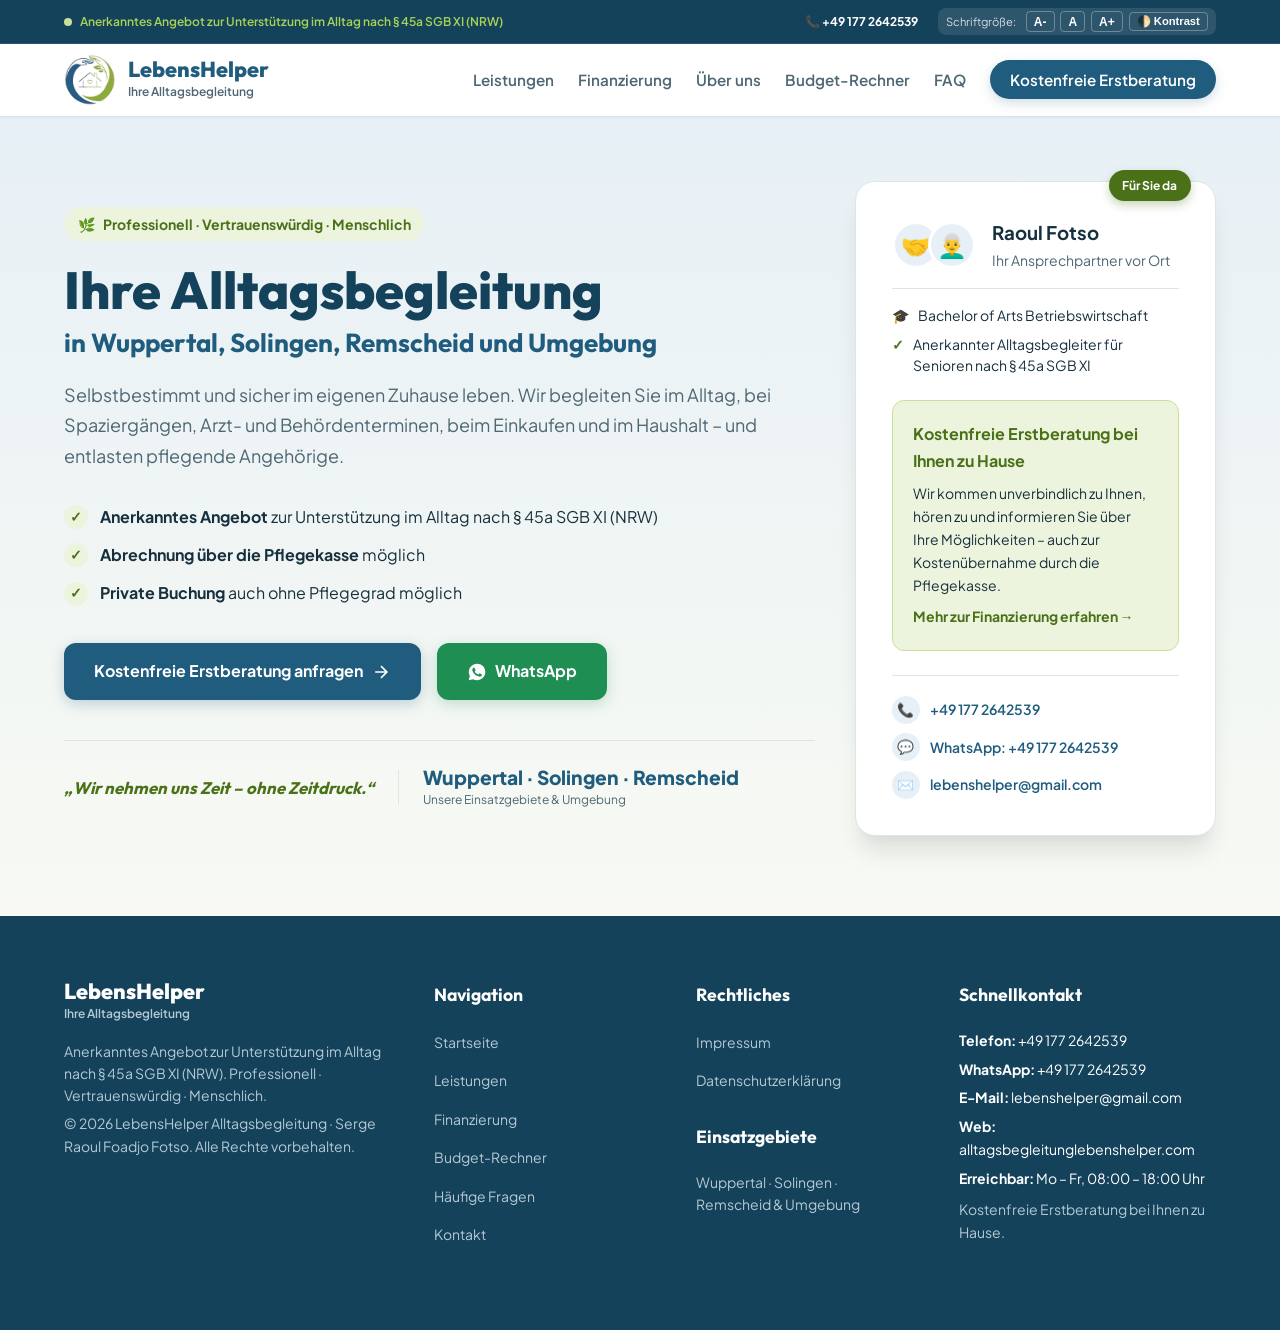
<file: index.html>
<!DOCTYPE html>
<html lang="de">
<head>
  <meta charset="UTF-8">
  <meta name="viewport" content="width=device-width, initial-scale=1.0">
  <meta name="description" content="Alltagsbegleitung LebensHelper – professionell, vertrauenswürdig, menschlich. Anerkanntes Angebot zur Unterstützung im Alltag nach § 45a SGB XI (NRW) in Wuppertal, Solingen, Remscheid & Umgebung. Abrechnung über die Pflegekasse möglich.">
  <meta name="keywords" content="Alltagsbegleitung Wuppertal, Alltagsbegleiter Solingen, Seniorenbetreuung Remscheid, § 45a SGB XI NRW, Entlastungsbetrag, Pflegekasse">
  <meta name="author" content="Serge Raoul Foadjo Fotso – LebensHelper Alltagsbegleitung">
  <title>LebensHelper | Ihre Alltagsbegleitung in Wuppertal, Solingen & Remscheid</title>
  <link rel="canonical" href="https://alltagsbegleitunglebenshelper.com/">

  <!-- Open Graph -->
  <meta property="og:title" content="LebensHelper | Ihre Alltagsbegleitung">
  <meta property="og:description" content="Professionell, vertrauenswürdig, menschlich. Unterstützung im Alltag in Wuppertal, Solingen, Remscheid & Umgebung. Kostenfreie Erstberatung bei Ihnen zu Hause.">
  <meta property="og:type" content="website">
  <meta property="og:locale" content="de_DE">
  <meta property="og:url" content="https://alltagsbegleitunglebenshelper.com">
  <meta property="og:image" content="https://alltagsbegleitunglebenshelper.com/logo.png">

  <link rel="icon" type="image/png" href="favicon.png">
  <link rel="apple-touch-icon" href="logo.png">

  <!-- Schriften lokal gehostet – keine Verbindung zu Google, keine
       Übertragung von Besucher-IP-Adressen an Dritte. -->
  <link rel="stylesheet" href="fonts.css">
  <link rel="stylesheet" href="style.css">
</head>
<body>

  <!-- Top Announcement / Info Bar -->
  <div class="top-bar">
    <div class="container top-bar-content">
      <div class="top-bar-badge">
        <span class="badge-dot"></span> Anerkanntes Angebot zur Unterstützung im Alltag nach § 45a SGB XI (NRW)
      </div>
      <div class="top-bar-actions">
        <a href="tel:+491772642539" class="phone-link">📞 <strong>+49 177 2642539</strong></a>
        <div class="a11y-controls" aria-label="Bedienungshilfen">
          <span class="a11y-label">Schriftgröße:</span>
          <button id="font-decrease-btn" class="a11y-btn" title="Schrift verkleinern" aria-label="Schrift verkleinern">A-</button>
          <button id="font-reset-btn" class="a11y-btn" title="Standardgröße" aria-label="Standardschriftgröße">A</button>
          <button id="font-increase-btn" class="a11y-btn" title="Schrift vergrößern" aria-label="Schrift vergrößern">A+</button>
          <button id="contrast-toggle-btn" class="a11y-btn contrast-btn" title="Kontrast umschalten" aria-label="Kontrastmodus umschalten">🌓 Kontrast</button>
        </div>
      </div>
    </div>
  </div>

  <!-- Header / Navigation -->
  <header class="site-header" id="main-header">
    <div class="container header-container">
      <a href="#hero" class="brand-logo" id="nav-brand-logo">
        <!-- Original-Logo. alt bleibt leer, weil der Markenname direkt
             daneben steht – sonst würde er doppelt vorgelesen. -->
        <img src="logo.png" class="logo-icon" width="104" height="104" alt="" aria-hidden="true">
        <div class="logo-text">
          <span class="logo-title">LebensHelper</span>
          <span class="logo-sub">Ihre Alltagsbegleitung</span>
        </div>
      </a>

      <nav class="main-nav" id="main-navigation" aria-label="Hauptnavigation">
        <ul class="nav-list">
          <li><a href="#leistungen" class="nav-link">Leistungen</a></li>
          <li><a href="#pflegekasse" class="nav-link">Finanzierung</a></li>
          <li><a href="#ueber-uns" class="nav-link">Über uns</a></li>
          <li><a href="#rechner" class="nav-link">Budget-Rechner</a></li>
          <li><a href="#faq" class="nav-link">FAQ</a></li>
          <li><a href="#kontakt" class="nav-link nav-btn-cta">Kostenfreie Erstberatung</a></li>
        </ul>
      </nav>

      <button id="mobile-menu-toggle" class="mobile-toggle" aria-label="Menü öffnen" aria-expanded="false">
        <span></span>
        <span></span>
        <span></span>
      </button>
    </div>
  </header>

  <main id="main-content">

    <!-- Seite: Startseite -->
    <section class="hero-section" id="hero" data-page="hero">
      <div class="container hero-grid">
        <div class="hero-text-col">
          <div class="hero-tag">
            <span class="tag-icon">🌿</span> Professionell &middot; Vertrauenswürdig &middot; Menschlich
          </div>
          <h1 class="hero-title">
            <span class="hero-title-main">Ihre Alltagsbegleitung</span>
            <span class="hero-title-sub">in Wuppertal, Solingen, Remscheid und Umgebung</span>
          </h1>
          <p class="hero-lead">
            Selbstbestimmt und sicher im eigenen Zuhause leben. Wir begleiten Sie im Alltag, bei Spaziergängen, Arzt- und Behördenterminen, beim Einkaufen und im Haushalt – und entlasten pflegende Angehörige.
          </p>

          <div class="hero-highlights">
            <div class="highlight-item">
              <span class="check-icon">✓</span>
              <span><strong>Anerkanntes Angebot</strong> zur Unterstützung im Alltag nach § 45a SGB XI (NRW)</span>
            </div>
            <div class="highlight-item">
              <span class="check-icon">✓</span>
              <span><strong>Abrechnung über die Pflegekasse</strong> möglich</span>
            </div>
            <div class="highlight-item">
              <span class="check-icon">✓</span>
              <span><strong>Private Buchung</strong> auch ohne Pflegegrad möglich</span>
            </div>
          </div>

          <div class="hero-cta-group">
            <a href="#kontakt" class="btn btn-primary btn-lg" id="hero-cta-contact">
              <span>Kostenfreie Erstberatung anfragen</span>
              <svg width="20" height="20" viewBox="0 0 24 24" fill="none" stroke="currentColor" stroke-width="2" aria-hidden="true"><path d="M5 12h14M12 5l7 7-7 7"/></svg>
            </a>
            <a href="https://wa.me/491772642539" class="btn btn-whatsapp btn-lg" target="_blank" rel="noopener" id="hero-cta-whatsapp">
              <svg width="20" height="20" viewBox="0 0 24 24" fill="currentColor" aria-hidden="true"><path d="M12.04 2C6.58 2 2.13 6.45 2.13 11.91c0 1.75.46 3.45 1.32 4.95L2 22l5.25-1.38a9.9 9.9 0 0 0 4.79 1.22h.01c5.46 0 9.91-4.45 9.91-9.91 0-2.65-1.03-5.14-2.9-7.01A9.82 9.82 0 0 0 12.04 2Zm5.8 14.17c-.25.69-1.44 1.32-1.99 1.37-.53.05-1.02.24-3.44-.72-2.9-1.14-4.73-4.1-4.87-4.29-.14-.19-1.16-1.54-1.16-2.94 0-1.4.73-2.08 1-2.37.25-.28.55-.35.73-.35.18 0 .37 0 .53.01.17.01.4-.06.62.48.25.59.84 2.04.91 2.19.07.14.12.31.02.5-.09.19-.14.31-.28.48-.14.17-.3.37-.42.5-.14.14-.29.29-.12.57.17.28.74 1.22 1.59 1.98 1.09.97 2.01 1.27 2.3 1.41.28.14.45.12.61-.07.17-.19.7-.82.89-1.1.18-.28.37-.23.62-.14.25.09 1.6.76 1.87.9.28.14.46.21.53.33.07.11.07.65-.18 1.34Z"/></svg>
              <span>WhatsApp</span>
            </a>
          </div>

          <div class="trust-metrics">
            <div class="metric-item">
              <p class="metric-quote">„Wir nehmen uns Zeit – ohne Zeitdruck.“</p>
            </div>
            <div class="metric-divider"></div>
            <div class="metric-item">
              <p class="metric-num">Wuppertal &middot; Solingen &middot; Remscheid</p>
              <p class="metric-label">Unsere Einsatzgebiete & Umgebung</p>
            </div>
          </div>
        </div>

        <div class="hero-card-col">
          <div class="hero-showcase-card">
            <div class="showcase-badge">Für Sie da</div>
            <div class="showcase-header">
              <div class="avatar-group">
                <div class="avatar avatar-1" aria-hidden="true">🤝</div>
                <div class="avatar avatar-2" aria-hidden="true">👨‍🦳</div>
              </div>
              <div>
                <h3>Raoul Fotso</h3>
                <p class="showcase-role">Ihr Ansprechpartner vor Ort</p>
              </div>
            </div>

            <ul class="showcase-credentials">
              <li><span class="cred-icon" aria-hidden="true">🎓</span> Bachelor of Arts Betriebswirtschaft</li>
              <li><span class="cred-icon" aria-hidden="true">✓</span> Anerkannter Alltagsbegleiter für Senioren nach § 45a SGB XI</li>
            </ul>

            <div class="quick-check-box">
              <h4>Kostenfreie Erstberatung bei Ihnen zu Hause</h4>
              <p class="text-sm">Wir kommen unverbindlich zu Ihnen, hören zu und informieren Sie über Ihre Möglichkeiten – auch zur Kostenübernahme durch die Pflegekasse.</p>
              <a href="#pflegekasse" class="link-arrow">Mehr zur Finanzierung erfahren →</a>
            </div>

            <ul class="showcase-contact-list">
              <li>
                <span class="contact-mini-icon" aria-hidden="true">📞</span>
                <a href="tel:+491772642539">+49 177 2642539</a>
              </li>
              <li>
                <span class="contact-mini-icon" aria-hidden="true">💬</span>
                <a href="https://wa.me/491772642539" target="_blank" rel="noopener">WhatsApp: +49 177 2642539</a>
              </li>
              <li>
                <span class="contact-mini-icon" aria-hidden="true">✉️</span>
                <a href="mailto:lebenshelper@gmail.com">lebenshelper@gmail.com</a>
              </li>
            </ul>
          </div>
        </div>
      </div>
    </section>

    <!-- Seite: Leistungen -->
    <section class="section services-section" id="leistungen" data-page="leistungen">
      <div class="container">
        <div class="section-header text-center">
          <span class="section-subtitle">Unsere Leistungen</span>
          <h2 class="section-title">Wie wir Sie und Ihre Familie unterstützen</h2>
          <p class="section-desc">Wir bieten keine medizinische Behandlungspflege, sondern zwischenmenschliche Betreuung, Gesellschaft und praktische Unterstützung im Alltag.</p>
        </div>

        <div class="services-grid">
          <!-- 1 -->
          <div class="service-card" id="service-card-1">
            <div class="service-icon-box bg-petrol">
              <svg width="32" height="32" viewBox="0 0 24 24" fill="none" stroke="currentColor" stroke-width="2" aria-hidden="true"><path d="M16 21v-2a4 4 0 0 0-4-4H6a4 4 0 0 0-4 4v2"/><circle cx="9" cy="7" r="4"/><path d="M22 21v-2a4 4 0 0 0-3-3.87"/><path d="M16 3.13a4 4 0 0 1 0 7.75"/></svg>
            </div>
            <h3 class="service-card-title">Begleitung im Alltag</h3>
            <p class="service-card-text">Eine verlässliche Begleitung an Ihrer Seite – für Struktur, Sicherheit und Gesellschaft im täglichen Leben.</p>
            <ul class="service-card-features">
              <li>Feste Bezugsperson</li>
              <li>Stundenweise & flexibel</li>
            </ul>
          </div>

          <!-- 2 -->
          <div class="service-card" id="service-card-2">
            <div class="service-icon-box bg-gruen">
              <svg width="32" height="32" viewBox="0 0 24 24" fill="none" stroke="currentColor" stroke-width="2" aria-hidden="true"><path d="M12 2v6"/><path d="M5 10c0 4 3 8 7 12 4-4 7-8 7-12a7 7 0 0 0-14 0Z"/><path d="M9 10h6"/></svg>
            </div>
            <h3 class="service-card-title">Gemeinsame Spaziergänge</h3>
            <p class="service-card-text">Frische Luft im eigenen Tempo – im Park, in der Nachbarschaft oder auf dem Weg ins Café. Ohne Eile, ohne Druck.</p>
            <ul class="service-card-features">
              <li>Spaziergänge nach Ihrem Tempo</li>
              <li>Ausflüge & Aktivitäten</li>
            </ul>
          </div>

          <!-- 3 -->
          <div class="service-card" id="service-card-3">
            <div class="service-icon-box bg-petrol">
              <svg width="32" height="32" viewBox="0 0 24 24" fill="none" stroke="currentColor" stroke-width="2" aria-hidden="true"><rect x="3" y="4" width="18" height="18" rx="2"/><path d="M16 2v4M8 2v4M3 10h18"/><path d="m9 16 2 2 4-4"/></svg>
            </div>
            <h3 class="service-card-title">Arzt- und Terminbegleitung</h3>
            <p class="service-card-text">Sichere Begleitung zu Arztterminen, Therapien, Behörden und Ämtern – hin, zurück und währenddessen an Ihrer Seite.</p>
            <ul class="service-card-features">
              <li>Arzt-, Therapie- & Behördentermine</li>
              <li>Unterstützung bei Wegen & Treppen</li>
            </ul>
          </div>

          <!-- 4 -->
          <div class="service-card" id="service-card-4">
            <div class="service-icon-box bg-gruen">
              <svg width="32" height="32" viewBox="0 0 24 24" fill="none" stroke="currentColor" stroke-width="2" aria-hidden="true"><circle cx="8" cy="21" r="1"/><circle cx="19" cy="21" r="1"/><path d="M2.05 2.05h2l2.66 12.42a2 2 0 0 0 2 1.58h9.78a2 2 0 0 0 1.95-1.57l1.65-7.43H5.12"/></svg>
            </div>
            <h3 class="service-card-title">Einkaufen & Botengänge</h3>
            <p class="service-card-text">Gemeinsam oder für Sie: Lebensmitteleinkäufe, Apothekengänge, Post und alle kleinen Erledigungen des Alltags.</p>
            <ul class="service-card-features">
              <li>Wocheneinkauf & Apotheke</li>
              <li>Post und Besorgungen</li>
            </ul>
          </div>

          <!-- 5 -->
          <div class="service-card" id="service-card-5">
            <div class="service-icon-box bg-petrol">
              <svg width="32" height="32" viewBox="0 0 24 24" fill="none" stroke="currentColor" stroke-width="2" aria-hidden="true"><path d="m3 9 9-7 9 7v11a2 2 0 0 1-2 2H5a2 2 0 0 1-2-2z"/><polyline points="9 22 9 12 15 12 15 22"/></svg>
            </div>
            <h3 class="service-card-title">Unterstützung im Haushalt</h3>
            <p class="service-card-text">Hilfe bei leichten Haushaltsaufgaben: Ordnung halten, Blumen gießen, Wäsche, Post sortieren und den Tag strukturieren.</p>
            <ul class="service-card-features">
              <li>Leichte Haushaltshilfe</li>
              <li>Struktur im Tagesablauf</li>
            </ul>
          </div>

          <!-- 6 -->
          <div class="service-card" id="service-card-6">
            <div class="service-icon-box bg-gruen">
              <svg width="32" height="32" viewBox="0 0 24 24" fill="none" stroke="currentColor" stroke-width="2" aria-hidden="true"><path d="M21 15a2 2 0 0 1-2 2H7l-4 4V5a2 2 0 0 1 2-2h14a2 2 0 0 1 2 2z"/></svg>
            </div>
            <h3 class="service-card-title">Gespräche & Aktivierung</h3>
            <p class="service-card-text">Ein offenes Ohr, Zeit für Erinnerungen, gemeinsame Hobbys, Spiele und Gedächtnistraining – gegen die Einsamkeit.</p>
            <ul class="service-card-features">
              <li>Zuhören & herzlicher Austausch</li>
              <li>Geistige Aktivierung & Spiele</li>
            </ul>
          </div>

          <!-- 7 -->
          <div class="service-card" id="service-card-7">
            <div class="service-icon-box bg-petrol">
              <svg width="32" height="32" viewBox="0 0 24 24" fill="none" stroke="currentColor" stroke-width="2" aria-hidden="true"><path d="M19 14c1.49-1.46 3-3.21 3-5.5A5.5 5.5 0 0 0 16.5 3c-1.76 0-3 .5-4.5 2-1.5-1.5-2.74-2-4.5-2A5.5 5.5 0 0 0 2 8.5c0 2.3 1.5 4.05 3 5.5l7 7Z"/></svg>
            </div>
            <h3 class="service-card-title">Entlastung pflegender Angehöriger</h3>
            <p class="service-card-text">Pflegende Angehörige brauchen Pausen. Wir übernehmen stundenweise die Betreuung, damit Sie neue Kraft schöpfen können.</p>
            <ul class="service-card-features">
              <li>Stundenweise Entlastung</li>
              <li>Verlässliche Absprachen</li>
            </ul>
          </div>
        </div>

        <p class="services-note">
          <strong>Wir nehmen uns Zeit – ohne Zeitdruck.</strong> Gerne informieren wir Sie unverbindlich über Ihre Möglichkeiten.
        </p>
      </div>
    </section>

    <!-- Seite: Finanzierung -->
    <section class="section funding-section" id="pflegekasse" data-page="pflegekasse">
      <div class="container">
        <div class="funding-card-wrapper">
          <div class="funding-info">
            <span class="section-subtitle">Finanzierung</span>
            <h2 class="section-title">So kann Ihre Alltagsbegleitung finanziert werden</h2>
            <p>
              Als anerkanntes Angebot zur Unterstützung im Alltag nach <strong>§ 45a SGB XI (NRW)</strong> können unsere Leistungen in vielen Fällen über die Pflegekasse abgerechnet werden. Personen mit einem anerkannten <strong>Pflegegrad (1 bis 5)</strong> steht dafür der <strong>Entlastungsbetrag nach § 45b SGB XI</strong> zu:
            </p>
            <div class="price-callout">
              <span class="price-amount" id="entlastung-amount">131 €</span>
              <span class="price-term">pro Monat (<span id="entlastung-amount-year">1.572 €</span> pro Jahr)</span>
            </div>

            <div class="funding-points">
              <div class="point-item">
                <span class="point-bullet">🔹</span>
                <div>
                  <strong>Zusätzliches Budget:</strong> Der Entlastungsbetrag wird zusätzlich zum Pflegegeld gewährt und nicht darauf angerechnet.
                </div>
              </div>
              <div class="point-item">
                <span class="point-bullet">🔹</span>
                <div>
                  <strong>Abrechnung über die Pflegekasse möglich:</strong> Wir unterstützen Sie bei den Formalitäten, damit für Sie möglichst wenig Aufwand entsteht.
                </div>
              </div>
              <div class="point-item">
                <span class="point-bullet">🔹</span>
                <div>
                  <strong>Verhinderungs- und Kurzzeitpflege ab Pflegegrad 2:</strong> Beide Leistungen (§ 39 und § 42 SGB XI) sind zu einem gemeinsamen Jahresbudget von <strong>3.539 €</strong> zusammengefasst und können für die Unterstützung im Alltag eingesetzt werden – flexibel, ohne getrennte Anträge und ohne sechsmonatige Vorpflegezeit.
                </div>
              </div>
              <div class="point-item">
                <span class="point-bullet">🔹</span>
                <div>
                  <strong>Private Buchung ohne Pflegegrad möglich:</strong> Sie brauchen keinen Pflegegrad, um uns zu buchen. Sprechen Sie uns einfach auf unsere Konditionen an.
                </div>
              </div>
            </div>
          </div>

          <div class="funding-box">
            <div class="funding-badge">Wichtig zu wissen</div>
            <h3>Verfallen Ihre Ansprüche?</h3>
            <p>Nicht genutzte Entlastungsbeträge können angespart und in der Regel bis <strong>30. Juni des Folgejahres</strong> eingelöst werden.</p>
            <hr class="divider">
            <h4>Sie sind unsicher, was Ihnen zusteht?</h4>
            <p class="text-sm">Kein Problem. In der kostenfreien Erstberatung bei Ihnen zu Hause schauen wir das gemeinsam an – unverbindlich und in Ruhe.</p>
            <a href="#kontakt" class="btn btn-primary btn-block">Jetzt kostenfrei beraten lassen</a>
          </div>
        </div>

        <!-- Übersicht der monatlichen Ansprüche -->
        <div class="budget-table-wrap">
          <h3 class="budget-table-title">Ihre monatlichen Leistungsansprüche im Überblick</h3>

          <table class="budget-table">
            <caption class="visually-hidden">
              Monatliche und jährliche Leistungsansprüche der Pflegekasse nach Pflegegrad
            </caption>
            <thead>
              <tr>
                <th scope="col">Pflegegrad</th>
                <th scope="col">Verhinderungs- &amp; Kurzzeitpflege <span class="th-sub">(jährlich)</span></th>
                <th scope="col">Verhinderungs- &amp; Kurzzeitpflege <span class="th-sub">(monatlich)</span></th>
                <th scope="col">Entlastungs&shy;betrag <span class="th-sub">(monatlich)</span></th>
                <th scope="col">Gesamt <span class="th-sub">(monatlich, max.)</span></th>
              </tr>
            </thead>
            <tbody>
              <tr>
                <th scope="row">Pflegegrad 1</th>
                <td data-label="Verhinderungs- &amp; Kurzzeitpflege (jährlich)">–</td>
                <td data-label="Verhinderungs- &amp; Kurzzeitpflege (monatlich)">–</td>
                <td data-label="Entlastungsbetrag (monatlich)">131,00 €</td>
                <td data-label="Gesamt (monatlich, max.)" class="cell-total">131,00 €</td>
              </tr>
              <tr>
                <th scope="row">Pflegegrad 2</th>
                <td data-label="Verhinderungs- &amp; Kurzzeitpflege (jährlich)">3.539,00 €</td>
                <td data-label="Verhinderungs- &amp; Kurzzeitpflege (monatlich)">294,90 €</td>
                <td data-label="Entlastungsbetrag (monatlich)">131,00 €</td>
                <td data-label="Gesamt (monatlich, max.)" class="cell-total">425,90 €</td>
              </tr>
              <tr>
                <th scope="row">Pflegegrad 3</th>
                <td data-label="Verhinderungs- &amp; Kurzzeitpflege (jährlich)">3.539,00 €</td>
                <td data-label="Verhinderungs- &amp; Kurzzeitpflege (monatlich)">294,90 €</td>
                <td data-label="Entlastungsbetrag (monatlich)">131,00 €</td>
                <td data-label="Gesamt (monatlich, max.)" class="cell-total">425,90 €</td>
              </tr>
              <tr>
                <th scope="row">Pflegegrad 4</th>
                <td data-label="Verhinderungs- &amp; Kurzzeitpflege (jährlich)">3.539,00 €</td>
                <td data-label="Verhinderungs- &amp; Kurzzeitpflege (monatlich)">294,90 €</td>
                <td data-label="Entlastungsbetrag (monatlich)">131,00 €</td>
                <td data-label="Gesamt (monatlich, max.)" class="cell-total">425,90 €</td>
              </tr>
              <tr>
                <th scope="row">Pflegegrad 5</th>
                <td data-label="Verhinderungs- &amp; Kurzzeitpflege (jährlich)">3.539,00 €</td>
                <td data-label="Verhinderungs- &amp; Kurzzeitpflege (monatlich)">294,90 €</td>
                <td data-label="Entlastungsbetrag (monatlich)">131,00 €</td>
                <td data-label="Gesamt (monatlich, max.)" class="cell-total">425,90 €</td>
              </tr>
            </tbody>
          </table>

          <div class="budget-example">
            <h4>💡 Rechenbeispiel: Pflegegrad 2</h4>
            <dl class="example-list">
              <div><dt>Verhinderungs- &amp; Kurzzeitpflege (monatlich)</dt><dd>294,90 €</dd></div>
              <div><dt>Entlastungsbetrag</dt><dd>+ 131,00 €</dd></div>
              <div class="example-sum"><dt>Ihr monatliches Budget</dt><dd>425,90 €</dd></div>
            </dl>
            <p class="example-note">Oft ganz ohne eigene Zuzahlung. Gerne helfe ich Ihnen kostenfrei und unverbindlich beim Antrag bei Ihrer Pflegekasse.</p>
          </div>

          <p class="calc-disclaimer">
            ℹ️ <strong>Hinweis:</strong> Unverbindliche Orientierung, keine Rechtsberatung. Maßgeblich ist immer die Auskunft Ihrer Pflegekasse. Stand der Beträge: Oktober 2026.
          </p>
        </div>
      </div>
    </section>

    <!-- Seite: Budget-Rechner -->
    <section class="section calc-section" id="rechner" data-page="rechner">
      <div class="container">
        <div class="section-header text-center">
          <span class="section-subtitle">Interaktiver Rechner</span>
          <h2 class="section-title">Ihr mögliches Betreuungs-Budget</h2>
          <p class="section-desc">Wählen Sie den Pflegegrad und sehen Sie, welche Leistungen der Pflegekasse grundsätzlich in Frage kommen.</p>
        </div>

        <div class="calculator-card" id="budget-calculator">
          <div class="calc-inputs">
            <label class="calc-label" for="pg-1">Wählen Sie den Pflegegrad:</label>
            <div class="pflegegrad-selector" role="group" aria-label="Pflegegrad Auswahl">
              <button type="button" class="pg-btn active" data-grade="1" id="pg-1" aria-pressed="true">Pflegegrad 1</button>
              <button type="button" class="pg-btn" data-grade="2" id="pg-2" aria-pressed="false">Pflegegrad 2</button>
              <button type="button" class="pg-btn" data-grade="3" id="pg-3" aria-pressed="false">Pflegegrad 3</button>
              <button type="button" class="pg-btn" data-grade="4" id="pg-4" aria-pressed="false">Pflegegrad 4</button>
              <button type="button" class="pg-btn" data-grade="5" id="pg-5" aria-pressed="false">Pflegegrad 5</button>
            </div>
          </div>

          <div class="calc-results-grid">
            <div class="calc-result-box primary-result">
              <span class="result-label">Monatlicher Entlastungsbetrag (§ 45b)</span>
              <span class="result-value" id="calc-monthly-entlastung">131 €</span>
              <span class="result-sub" id="calc-monthly-sub">Jeden Monat</span>
            </div>

            <div class="calc-result-box">
              <span class="result-label">Verhinderungs- &amp; Kurzzeitpflege (§§ 39, 42)</span>
              <span class="result-value" id="calc-verhinderung">–</span>
              <span class="result-sub" id="calc-verhinderung-sub">Erst ab Pflegegrad 2 verfügbar</span>
            </div>

            <div class="calc-result-box total-result">
              <span class="result-label">Ihr monatliches Budget insgesamt</span>
              <span class="result-value highlight" id="calc-total-budget">131 €</span>
              <span class="result-sub" id="calc-total-sub">Oft ganz ohne eigene Zuzahlung</span>
            </div>
          </div>

          <p class="calc-disclaimer">
            ℹ️ <strong>Hinweis:</strong> Unverbindliche Orientierung, keine Rechtsberatung. Die gesetzlichen Beträge ändern sich regelmäßig; maßgeblich ist immer die Auskunft Ihrer Pflegekasse. Stand der hier genannten Beträge: <span id="calc-stand">Oktober 2026</span>.
          </p>

          <div class="calc-footer text-center">
            <p>Möchten Sie wissen, was in Ihrem Fall konkret möglich ist?</p>
            <a href="#kontakt" class="btn btn-primary" id="calc-apply-btn">Unverbindlich anfragen</a>
          </div>
        </div>
      </div>
    </section>

    <!-- Seite: Über uns (Ablauf + Werte gehören zusammen auf eine Seite) -->
    <section class="section process-section" id="ueber-uns" data-page="ueber-uns">
      <div class="container">
        <div class="section-header text-center">
          <span class="section-subtitle">Über uns</span>
          <h2 class="section-title">So kommen wir zusammen – in 4 einfachen Schritten</h2>
          <p class="section-desc">LebensHelper Alltagsbegleitung ist Ihr persönlicher Ansprechpartner in Wuppertal, Solingen, Remscheid und Umgebung.</p>
        </div>

        <div class="process-grid">
          <div class="process-step">
            <div class="step-number">1</div>
            <h3>Anruf</h3>
            <p>Sie rufen mich an oder schreiben mir eine Nachricht per WhatsApp oder E-Mail. Ein kurzer Kontakt genügt.</p>
          </div>

          <div class="process-step">
            <div class="step-number">2</div>
            <h3>Kennenlernen</h3>
            <p>Kostenfreies und unverbindliches Erstgespräch bei Ihnen zu Hause. Wir hören zu, lernen uns kennen und klären Ihre Wünsche in Ruhe.</p>
          </div>

          <div class="process-step">
            <div class="step-number">3</div>
            <h3>Antrag</h3>
            <p>Ich helfe Ihnen beim Antrag bei Ihrer Pflegekasse – kostenfrei, damit Sie Ihre Leistungen vollständig nutzen können.</p>
          </div>

          <div class="process-step">
            <div class="step-number">4</div>
            <h3>Los geht’s!</h3>
            <p>Wir starten – flexibel, herzlich und zuverlässig, in Ihrem Rhythmus und mit einer festen Bezugsperson. Ohne Zeitdruck.</p>
          </div>
        </div>
      </div>
    </section>

    <section class="section values-section" data-page="ueber-uns">
      <div class="container">
        <div class="section-header text-center">
          <span class="section-subtitle">Unsere Werte</span>
          <h2 class="section-title">Professionell. Vertrauenswürdig. Menschlich.</h2>
          <p class="section-desc">Diese drei Worte stehen auf unserem Flyer – und sie bestimmen, wie wir arbeiten.</p>
        </div>

        <div class="values-grid">
          <div class="value-card">
            <div class="value-icon" aria-hidden="true">🎓</div>
            <h3>Professionell</h3>
            <p>Anerkanntes Angebot zur Unterstützung im Alltag nach § 45a SGB XI (NRW). Klare Absprachen, zuverlässige Termine und saubere Abrechnung.</p>
          </div>

          <div class="value-card">
            <div class="value-icon" aria-hidden="true">🤝</div>
            <h3>Vertrauenswürdig</h3>
            <p>Eine feste Bezugsperson, die Sie kennen. Diskretion und Respekt vor Ihrem Zuhause und Ihrer Selbstbestimmung sind für uns selbstverständlich.</p>
          </div>

          <div class="value-card">
            <div class="value-icon" aria-hidden="true">💚</div>
            <h3>Menschlich</h3>
            <p>Wir nehmen uns Zeit – ohne Zeitdruck. Ein offenes Ohr, Geduld und echtes Interesse an dem Menschen, den wir begleiten.</p>
          </div>
        </div>
      </div>
    </section>

    <!-- Seite: FAQ -->
    <section class="section faq-section" id="faq" data-page="faq">
      <div class="container faq-container">
        <div class="section-header text-center">
          <span class="section-subtitle">Häufige Fragen</span>
          <h2 class="section-title">Antworten auf Ihre Fragen</h2>
        </div>

        <div class="accordion" id="faq-accordion">
          <div class="accordion-item">
            <button class="accordion-header" aria-expanded="false">
              <span>In welchen Orten sind Sie im Einsatz?</span>
              <span class="accordion-icon" aria-hidden="true">+</span>
            </button>
            <div class="accordion-body">
              <p>Wir sind in <strong>Wuppertal, Solingen, Remscheid und Umgebung</strong> für Sie da. Wenn Sie knapp außerhalb wohnen, fragen Sie gerne trotzdem an – wir schauen, was möglich ist.</p>
            </div>
          </div>

          <div class="accordion-item">
            <button class="accordion-header" aria-expanded="false">
              <span>Muss ich die Alltagsbegleitung selbst bezahlen?</span>
              <span class="accordion-icon" aria-hidden="true">+</span>
            </button>
            <div class="accordion-body">
              <p>Nicht unbedingt. Als anerkanntes Angebot nach § 45a SGB XI (NRW) ist eine <strong>Abrechnung über die Pflegekasse möglich</strong>. Wenn Sie einen Pflegegrad von 1 bis 5 haben, steht Ihnen dafür der monatliche Entlastungsbetrag nach § 45b SGB XI zur Verfügung. Reicht dieses Budget für Ihren Betreuungsumfang aus, entstehen für Sie in der Regel keine Zuzahlungen.</p>
            </div>
          </div>

          <div class="accordion-item">
            <button class="accordion-header" aria-expanded="false">
              <span>Geht das auch ohne Pflegegrad?</span>
              <span class="accordion-icon" aria-hidden="true">+</span>
            </button>
            <div class="accordion-body">
              <p><strong>Ja.</strong> Eine private Buchung ohne Pflegegrad ist jederzeit möglich. Sprechen Sie uns an – wir informieren Sie gerne unverbindlich über unsere Konditionen.</p>
            </div>
          </div>

          <div class="accordion-item">
            <button class="accordion-header" aria-expanded="false">
              <span>Wird mein Pflegegeld gekürzt, wenn ich Alltagsbegleitung nutze?</span>
              <span class="accordion-icon" aria-hidden="true">+</span>
            </button>
            <div class="accordion-body">
              <p><strong>Nein.</strong> Der Entlastungsbetrag nach § 45b SGB XI ist eine zusätzliche Leistung. Ihr monatlich ausgezahltes Pflegegeld bleibt davon unberührt.</p>
            </div>
          </div>

          <div class="accordion-item">
            <button class="accordion-header" aria-expanded="false">
              <span>Kommt immer dieselbe Begleitperson?</span>
              <span class="accordion-icon" aria-hidden="true">+</span>
            </button>
            <div class="accordion-body">
              <p>Ja, Vertrauen und Beständigkeit sind uns wichtig. Wir arbeiten mit dem Prinzip der festen Bezugsperson, damit eine echte Beziehung entstehen kann.</p>
            </div>
          </div>

          <div class="accordion-item">
            <button class="accordion-header" aria-expanded="false">
              <span>Bieten Sie auch medizinische Behandlungspflege an?</span>
              <span class="accordion-icon" aria-hidden="true">+</span>
            </button>
            <div class="accordion-body">
              <p>Nein. Wir sind auf die soziale Betreuung, Aktivierung, Haushaltsunterstützung und Alltagsbegleitung spezialisiert. Für medizinische Pflege (z. B. Medikamentengabe oder Wundversorgung) arbeiten wir gerne mit Ihrem ambulanten Pflegedienst zusammen.</p>
            </div>
          </div>

          <div class="accordion-item">
            <button class="accordion-header" aria-expanded="false">
              <span>Was kostet das Erstgespräch?</span>
              <span class="accordion-icon" aria-hidden="true">+</span>
            </button>
            <div class="accordion-body">
              <p>Nichts. Die <strong>Erstberatung ist kostenfrei</strong> – auf Wunsch bei Ihnen zu Hause. Sie gehen damit keine Verpflichtung ein.</p>
            </div>
          </div>
        </div>
      </div>
    </section>

    <!-- Seite: Kontakt -->
    <section class="section contact-section" id="kontakt" data-page="kontakt">
      <div class="container contact-grid">
        <div class="contact-info-col">
          <span class="section-subtitle">Kontakt & Beratung</span>
          <h2 class="section-title">Lassen Sie uns unverbindlich sprechen</h2>
          <p>Gerne informieren wir Sie unverbindlich über Ihre Möglichkeiten – zur Unterstützung im Alltag und zur Kostenübernahme durch Ihre Pflegekasse.</p>

          <div class="contact-details">
            <div class="contact-row">
              <span class="icon-circle" aria-hidden="true">📞</span>
              <div>
                <strong>Telefon:</strong>
                <p><a href="tel:+491772642539">+49 177 2642539</a></p>
              </div>
            </div>
            <div class="contact-row">
              <span class="icon-circle" aria-hidden="true">💬</span>
              <div>
                <strong>WhatsApp:</strong>
                <p><a href="https://wa.me/491772642539" target="_blank" rel="noopener">+49 177 2642539</a></p>
              </div>
            </div>
            <div class="contact-row">
              <span class="icon-circle" aria-hidden="true">✉️</span>
              <div>
                <strong>E-Mail:</strong>
                <p><a href="mailto:lebenshelper@gmail.com">lebenshelper@gmail.com</a></p>
              </div>
            </div>
            <div class="contact-row">
              <span class="icon-circle" aria-hidden="true">🏠</span>
              <div>
                <strong>Anschrift:</strong>
                <p>
                  LebensHelper Alltagsbegleitung<br>
                  Schönebecker Straße 44<br>
                  42283 Wuppertal
                </p>
              </div>
            </div>
            <div class="contact-row">
              <span class="icon-circle" aria-hidden="true">🕐</span>
              <div>
                <strong>Erreichbarkeit:</strong>
                <p>Montag bis Freitag, 08:00 – 18:00 Uhr</p>
              </div>
            </div>
            <div class="contact-row">
              <span class="icon-circle" aria-hidden="true">📍</span>
              <div>
                <strong>Einsatzgebiete:</strong>
                <p>Wuppertal, Solingen, Remscheid & Umgebung</p>
              </div>
            </div>
          </div>

          <div class="contact-promise-card">
            <h4>⭐ Mein persönliches Versprechen an Sie</h4>
            <ul>
              <li>✓ Ich komme pünktlich und zuverlässig zu Ihnen</li>
              <li>✓ Ich behandle Sie mit Würde, Respekt und Einfühlungsvermögen</li>
              <li>✓ Ich helfe Ihnen, Ihre Pflegeleistungen vollständig zu nutzen</li>
              <li>✓ Ich passe meine Unterstützung flexibel an Ihre Bedürfnisse an</li>
              <li>✓ Ich bin für Sie da – als verlässliche Unterstützung im Alltag</li>
            </ul>
          </div>
        </div>

        <div class="contact-form-col">
          <div class="form-card">
            <h3>Kostenfreie Erstberatung anfragen</h3>
            <p class="text-sm text-muted">Am schnellsten erreichen Sie uns telefonisch oder per WhatsApp. Alternativ füllen Sie einfach das Formular aus – wir melden uns innerhalb von 24 Stunden bei Ihnen.</p>

            <div class="form-direct-actions">
              <a href="tel:+491772642539" class="btn btn-primary">📞 Jetzt anrufen</a>
              <a href="https://wa.me/491772642539" class="btn btn-whatsapp" target="_blank" rel="noopener">💬 Per WhatsApp</a>
            </div>

            <div class="form-separator"><span>oder per Formular</span></div>

            <form id="consultation-form" novalidate>
              <div class="form-group">
                <label for="client-name">Ihr Name / Name des Angehörigen *</label>
                <input type="text" id="client-name" name="name" class="form-control" placeholder="z. B. Maria Schmidt" required>
                <div class="error-feedback" id="name-error">Bitte geben Sie Ihren Namen ein.</div>
              </div>

              <div class="form-row">
                <div class="form-group">
                  <label for="client-phone">Telefonnummer *</label>
                  <input type="tel" id="client-phone" name="phone" class="form-control" placeholder="z. B. 0170 1234567" required>
                  <div class="error-feedback" id="phone-error">Bitte geben Sie eine Telefonnummer an.</div>
                </div>
                <div class="form-group">
                  <label for="client-email">E-Mail-Adresse</label>
                  <input type="email" id="client-email" name="email" class="form-control" placeholder="z. B. maria@example.de">
                </div>
              </div>

              <div class="form-row">
                <div class="form-group">
                  <label for="client-city">PLZ / Wohnort *</label>
                  <input type="text" id="client-city" name="city" class="form-control" placeholder="z. B. 42103 Wuppertal" required>
                  <div class="error-feedback" id="city-error">Bitte geben Sie Ihren Wohnort an.</div>
                </div>
                <div class="form-group">
                  <label for="client-pflegegrad">Vorhandener Pflegegrad?</label>
                  <select id="client-pflegegrad" name="pflegegrad" class="form-control">
                    <option value="unbekannt">Noch unklar / in Beantragung</option>
                    <option value="1">Pflegegrad 1</option>
                    <option value="2">Pflegegrad 2</option>
                    <option value="3">Pflegegrad 3</option>
                    <option value="4">Pflegegrad 4</option>
                    <option value="5">Pflegegrad 5</option>
                    <option value="keiner">Kein Pflegegrad (private Buchung)</option>
                  </select>
                </div>
              </div>

              <div class="form-group">
                <label>Gewünschte Unterstützung (Mehrfachauswahl möglich):</label>
                <div class="checkbox-grid">
                  <label class="checkbox-item">
                    <input type="checkbox" name="services" value="Begleitung im Alltag"> Begleitung im Alltag
                  </label>
                  <label class="checkbox-item">
                    <input type="checkbox" name="services" value="Gemeinsame Spaziergänge"> Gemeinsame Spaziergänge
                  </label>
                  <label class="checkbox-item">
                    <input type="checkbox" name="services" value="Arzt- und Terminbegleitung"> Arzt- & Terminbegleitung
                  </label>
                  <label class="checkbox-item">
                    <input type="checkbox" name="services" value="Einkaufen & Botengänge"> Einkaufen & Botengänge
                  </label>
                  <label class="checkbox-item">
                    <input type="checkbox" name="services" value="Unterstützung im Haushalt"> Unterstützung im Haushalt
                  </label>
                  <label class="checkbox-item">
                    <input type="checkbox" name="services" value="Gespräche & Aktivierung"> Gespräche & Aktivierung
                  </label>
                  <label class="checkbox-item">
                    <input type="checkbox" name="services" value="Entlastung pflegender Angehöriger"> Entlastung für Angehörige
                  </label>
                  <label class="checkbox-item">
                    <input type="checkbox" name="services" value="Verhinderungspflege"> Verhinderungspflege
                  </label>
                  <label class="checkbox-item">
                    <input type="checkbox" name="services" value="Hilfe beim Antrag bei der Pflegekasse"> Hilfe beim Antrag bei der Pflegekasse
                  </label>
                  <label class="checkbox-item">
                    <input type="checkbox" name="services" value="Allgemeine Informationen"> Allgemeine Informationen
                  </label>
                </div>
              </div>

              <div class="form-group">
                <label for="client-message">Ihre Nachricht / besondere Wünsche (optional)</label>
                <textarea id="client-message" name="message" class="form-control" rows="3" placeholder="Wie können wir Ihnen oder Ihrem Angehörigen am besten helfen?"></textarea>
              </div>

              <div class="form-group privacy-check">
                <label class="checkbox-item">
                  <input type="checkbox" id="privacy-agreement" required>
                  <span class="text-xs">Ich stimme der Kontaktaufnahme und der Verarbeitung meiner Angaben gemäß der Datenschutzerklärung zu. *</span>
                </label>
                <div class="error-feedback" id="privacy-error">Bitte bestätigen Sie die Datenschutzerklärung.</div>
              </div>

              <!-- Honeypot: für Menschen unsichtbar. Nur Bots füllen das Feld
                   aus – solche Anfragen werden verworfen. Kein Captcha nötig. -->
              <div class="honeypot" aria-hidden="true">
                <label for="website">Dieses Feld bitte leer lassen</label>
                <input type="text" id="website" name="website" tabindex="-1" autocomplete="off">
              </div>

              <button type="submit" class="btn btn-primary btn-block btn-lg" id="submit-form-btn">
                <span class="btn-label">Anfrage absenden</span>
                <svg width="20" height="20" viewBox="0 0 24 24" fill="none" stroke="currentColor" stroke-width="2" aria-hidden="true"><path d="M5 12h14M12 5l7 7-7 7"/></svg>
              </button>

              <div class="form-error-box" id="form-error-box" role="alert"></div>
            </form>

            <div id="form-success-message" class="success-alert" role="status">
              <div class="success-icon" aria-hidden="true">✅</div>
              <h4>Vielen Dank für Ihre Anfrage!</h4>
              <p>Ihre Nachricht ist bei mir angekommen. Ich melde mich <strong>innerhalb von 24 Stunden</strong> bei Ihnen – telefonisch oder per E-Mail, ganz wie es Ihnen lieber ist.</p>
              <p class="text-sm">Es eilt? Rufen Sie mich einfach direkt an unter <a href="tel:+491772642539"><strong>+49 177 2642539</strong></a>.</p>
              <button type="button" class="btn btn-secondary btn-sm" id="reset-form-btn">Weitere Anfrage stellen</button>
            </div>
          </div>
        </div>
      </div>
    </section>

  </main>

  <!-- Footer -->
  <footer class="site-footer">
    <div class="container footer-grid">
      <div class="footer-col">
        <div class="logo-text">
          <span class="logo-title text-white">LebensHelper</span>
          <span class="logo-sub footer-logo-sub">Ihre Alltagsbegleitung</span>
        </div>
        <p class="footer-desc">Anerkanntes Angebot zur Unterstützung im Alltag nach § 45a SGB XI (NRW). Professionell &middot; Vertrauenswürdig &middot; Menschlich.</p>
        <p class="text-xs text-muted">© 2026 LebensHelper Alltagsbegleitung &middot; Serge Raoul Foadjo Fotso. Alle Rechte vorbehalten.</p>
      </div>

      <div class="footer-col">
        <h4>Navigation</h4>
        <ul class="footer-links">
          <li><a href="#hero">Startseite</a></li>
          <li><a href="#leistungen">Leistungen</a></li>
          <li><a href="#pflegekasse">Finanzierung</a></li>
          <li><a href="#rechner">Budget-Rechner</a></li>
          <li><a href="#faq">Häufige Fragen</a></li>
          <li><a href="#kontakt">Kontakt</a></li>
        </ul>
      </div>

      <div class="footer-col">
        <h4>Rechtliches</h4>
        <ul class="footer-links">
          <li><a href="impressum.html" id="link-impressum">Impressum</a></li>
          <li><a href="datenschutz.html" id="link-datenschutz">Datenschutzerklärung</a></li>
        </ul>
        <h4 class="mt-4">Einsatzgebiete</h4>
        <p class="footer-desc">Wuppertal &middot; Solingen &middot; Remscheid & Umgebung</p>
      </div>

      <div class="footer-col">
        <h4>Schnellkontakt</h4>
        <p><strong>Telefon:</strong> <a href="tel:+491772642539">+49 177 2642539</a></p>
        <p><strong>WhatsApp:</strong> <a href="https://wa.me/491772642539" target="_blank" rel="noopener">+49 177 2642539</a></p>
        <p><strong>E-Mail:</strong> <a href="mailto:lebenshelper@gmail.com">lebenshelper@gmail.com</a></p>
        <p><strong>Web:</strong> <a href="https://alltagsbegleitunglebenshelper.com">alltagsbegleitunglebenshelper.com</a></p>
        <p><strong>Erreichbar:</strong> Mo – Fr, 08:00 – 18:00 Uhr</p>
        <p class="text-xs text-muted mt-2">Kostenfreie Erstberatung bei Ihnen zu Hause.</p>
      </div>
    </div>
  </footer>

  <!-- Schwebender Kontakt-Button (mobil) -->
  <a href="https://wa.me/491772642539" class="floating-whatsapp" target="_blank" rel="noopener" aria-label="Kontakt über WhatsApp">
    <svg width="28" height="28" viewBox="0 0 24 24" fill="currentColor" aria-hidden="true"><path d="M12.04 2C6.58 2 2.13 6.45 2.13 11.91c0 1.75.46 3.45 1.32 4.95L2 22l5.25-1.38a9.9 9.9 0 0 0 4.79 1.22h.01c5.46 0 9.91-4.45 9.91-9.91 0-2.65-1.03-5.14-2.9-7.01A9.82 9.82 0 0 0 12.04 2Zm5.8 14.17c-.25.69-1.44 1.32-1.99 1.37-.53.05-1.02.24-3.44-.72-2.9-1.14-4.73-4.1-4.87-4.29-.14-.19-1.16-1.54-1.16-2.94 0-1.4.73-2.08 1-2.37.25-.28.55-.35.73-.35.18 0 .37 0 .53.01.17.01.4-.06.62.48.25.59.84 2.04.91 2.19.07.14.12.31.02.5-.09.19-.14.31-.28.48-.14.17-.3.37-.42.5-.14.14-.29.29-.12.57.17.28.74 1.22 1.59 1.98 1.09.97 2.01 1.27 2.3 1.41.28.14.45.12.61-.07.17-.19.7-.82.89-1.1.18-.28.37-.23.62-.14.25.09 1.6.76 1.87.9.28.14.46.21.53.33.07.11.07.65-.18 1.34Z"/></svg>
  </a>

  <!-- Strukturierte Daten für Suchmaschinen (schema.org).
       Für Besucher unsichtbar. Google liest daraus Name, Anschrift,
       Telefonnummer, Einsatzgebiete und Leistungen und kann das Angebot
       in der lokalen Suche entsprechend darstellen.

       Bewusst NICHT als MedicalBusiness ausgezeichnet: es werden keine
       medizinischen Leistungen erbracht. Öffnungszeiten, Preise und
       Bewertungen fehlen, weil dazu keine gesicherten Angaben vorliegen –
       erfundene Werte wären ein Verstoß gegen Googles Richtlinien. -->
  <script type="application/ld+json">
  {
    "@context": "https://schema.org",
    "@type": "LocalBusiness",
    "@id": "https://alltagsbegleitunglebenshelper.com/#business",
    "name": "LebensHelper Alltagsbegleitung",
    "alternateName": "Alltagsbegleitung LebensHelper",
    "description": "Anerkanntes Angebot zur Unterstützung im Alltag nach § 45a SGB XI (NRW). Begleitung und Entlastung für Seniorinnen und Senioren sowie für pflegende Angehörige in Wuppertal, Solingen, Remscheid und Umgebung. Abrechnung über die Pflegekasse möglich.",
    "slogan": "Professionell · Vertrauenswürdig · Menschlich",
    "url": "https://alltagsbegleitunglebenshelper.com",
    "logo": "https://alltagsbegleitunglebenshelper.com/logo.png",
    "image": "https://alltagsbegleitunglebenshelper.com/logo.png",
    "telephone": "+49-177-2642539",
    "email": "lebenshelper@gmail.com",
    "inLanguage": "de",
    "address": {
      "@type": "PostalAddress",
      "streetAddress": "Schönebecker Straße 44",
      "postalCode": "42283",
      "addressLocality": "Wuppertal",
      "addressRegion": "Nordrhein-Westfalen",
      "addressCountry": "DE"
    },
    "founder": {
      "@type": "Person",
      "name": "Serge Raoul Foadjo Fotso",
      "jobTitle": "Anerkannter Alltagsbegleiter für Senioren",
      "hasCredential": [
        {
          "@type": "EducationalOccupationalCredential",
          "credentialCategory": "degree",
          "name": "Bachelor of Arts Betriebswirtschaft"
        },
        {
          "@type": "EducationalOccupationalCredential",
          "credentialCategory": "certification",
          "name": "Anerkanntes Angebot zur Unterstützung im Alltag nach § 45a SGB XI (NRW)"
        }
      ]
    },
    "areaServed": [
      { "@type": "City", "name": "Wuppertal" },
      { "@type": "City", "name": "Solingen" },
      { "@type": "City", "name": "Remscheid" }
    ],
    "openingHoursSpecification": [
      {
        "@type": "OpeningHoursSpecification",
        "dayOfWeek": ["Monday", "Tuesday", "Wednesday", "Thursday", "Friday"],
        "opens": "08:00",
        "closes": "18:00"
      }
    ],
    "serviceType": "Alltagsbegleitung und Seniorenbetreuung",
    "hasOfferCatalog": {
      "@type": "OfferCatalog",
      "name": "Leistungen der Alltagsbegleitung",
      "itemListElement": [
        { "@type": "Offer", "itemOffered": { "@type": "Service", "name": "Begleitung im Alltag" } },
        { "@type": "Offer", "itemOffered": { "@type": "Service", "name": "Gemeinsame Spaziergänge" } },
        { "@type": "Offer", "itemOffered": { "@type": "Service", "name": "Arzt- und Terminbegleitung" } },
        { "@type": "Offer", "itemOffered": { "@type": "Service", "name": "Einkaufen & Botengänge" } },
        { "@type": "Offer", "itemOffered": { "@type": "Service", "name": "Unterstützung im Haushalt" } },
        { "@type": "Offer", "itemOffered": { "@type": "Service", "name": "Gespräche & Aktivierung" } },
        { "@type": "Offer", "itemOffered": { "@type": "Service", "name": "Entlastung pflegender Angehöriger" } }
      ]
    },
    "knowsAbout": [
      "Entlastungsbetrag nach § 45b SGB XI",
      "Verhinderungspflege nach § 39 SGB XI",
      "Kurzzeitpflege nach § 42 SGB XI",
      "Antragstellung bei der Pflegekasse"
    ],
    "contactPoint": {
      "@type": "ContactPoint",
      "contactType": "Kundenservice",
      "telephone": "+49-177-2642539",
      "email": "lebenshelper@gmail.com",
      "availableLanguage": ["de"],
      "areaServed": "DE"
    }
  }
  </script>

  <script src="app.js"></script>
</body>
</html>
</file>
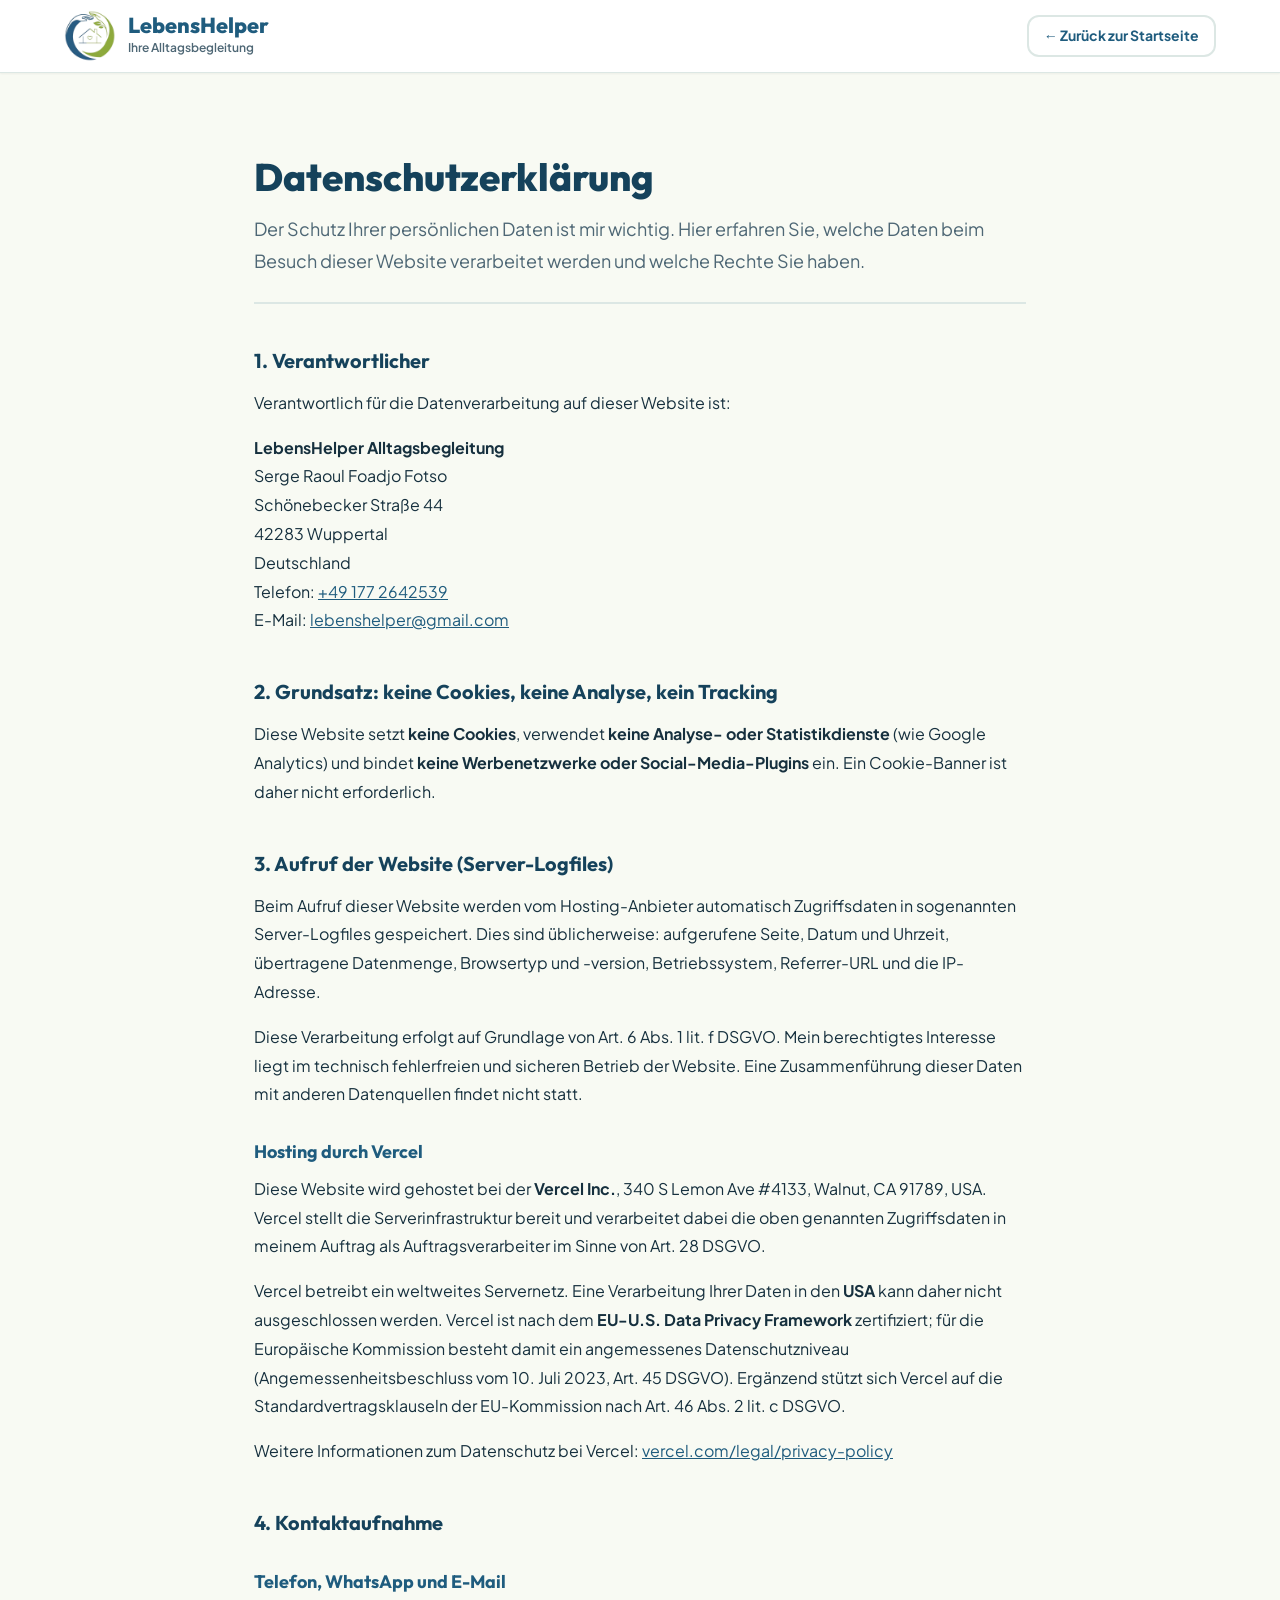
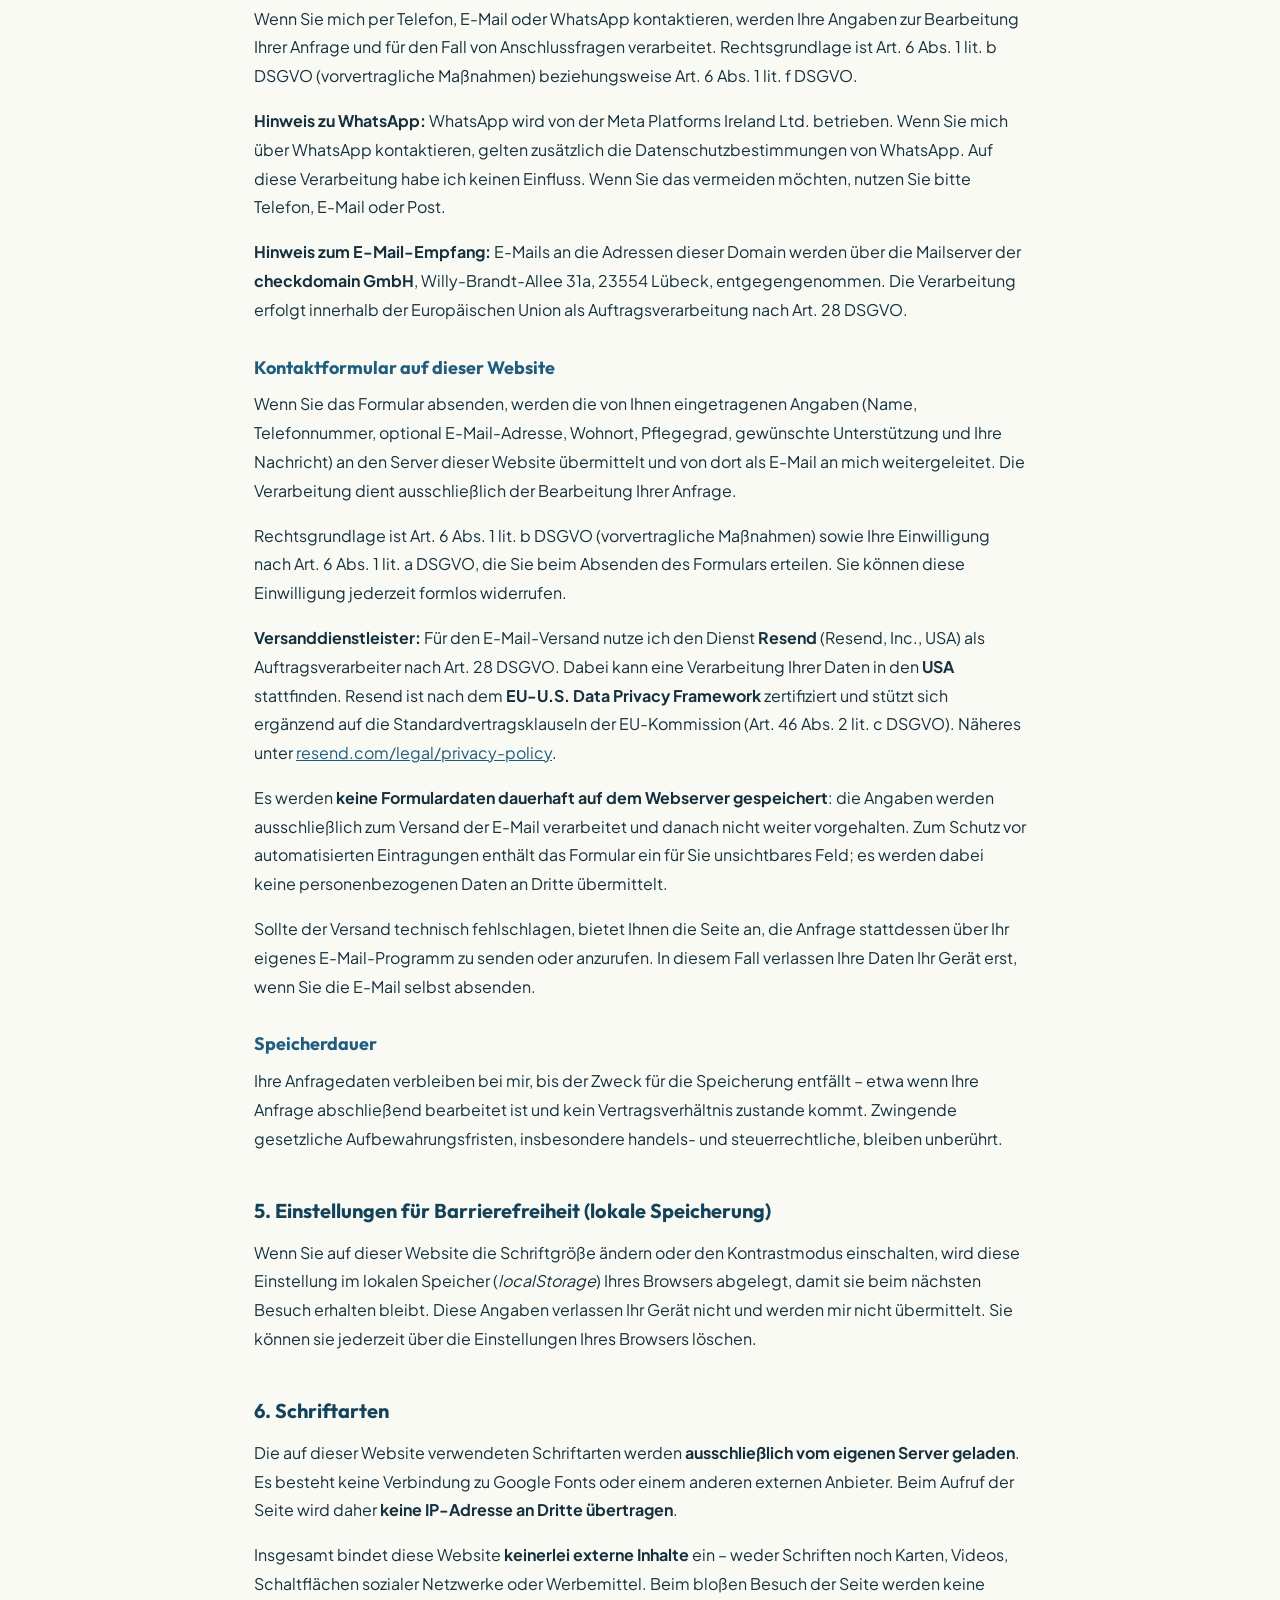
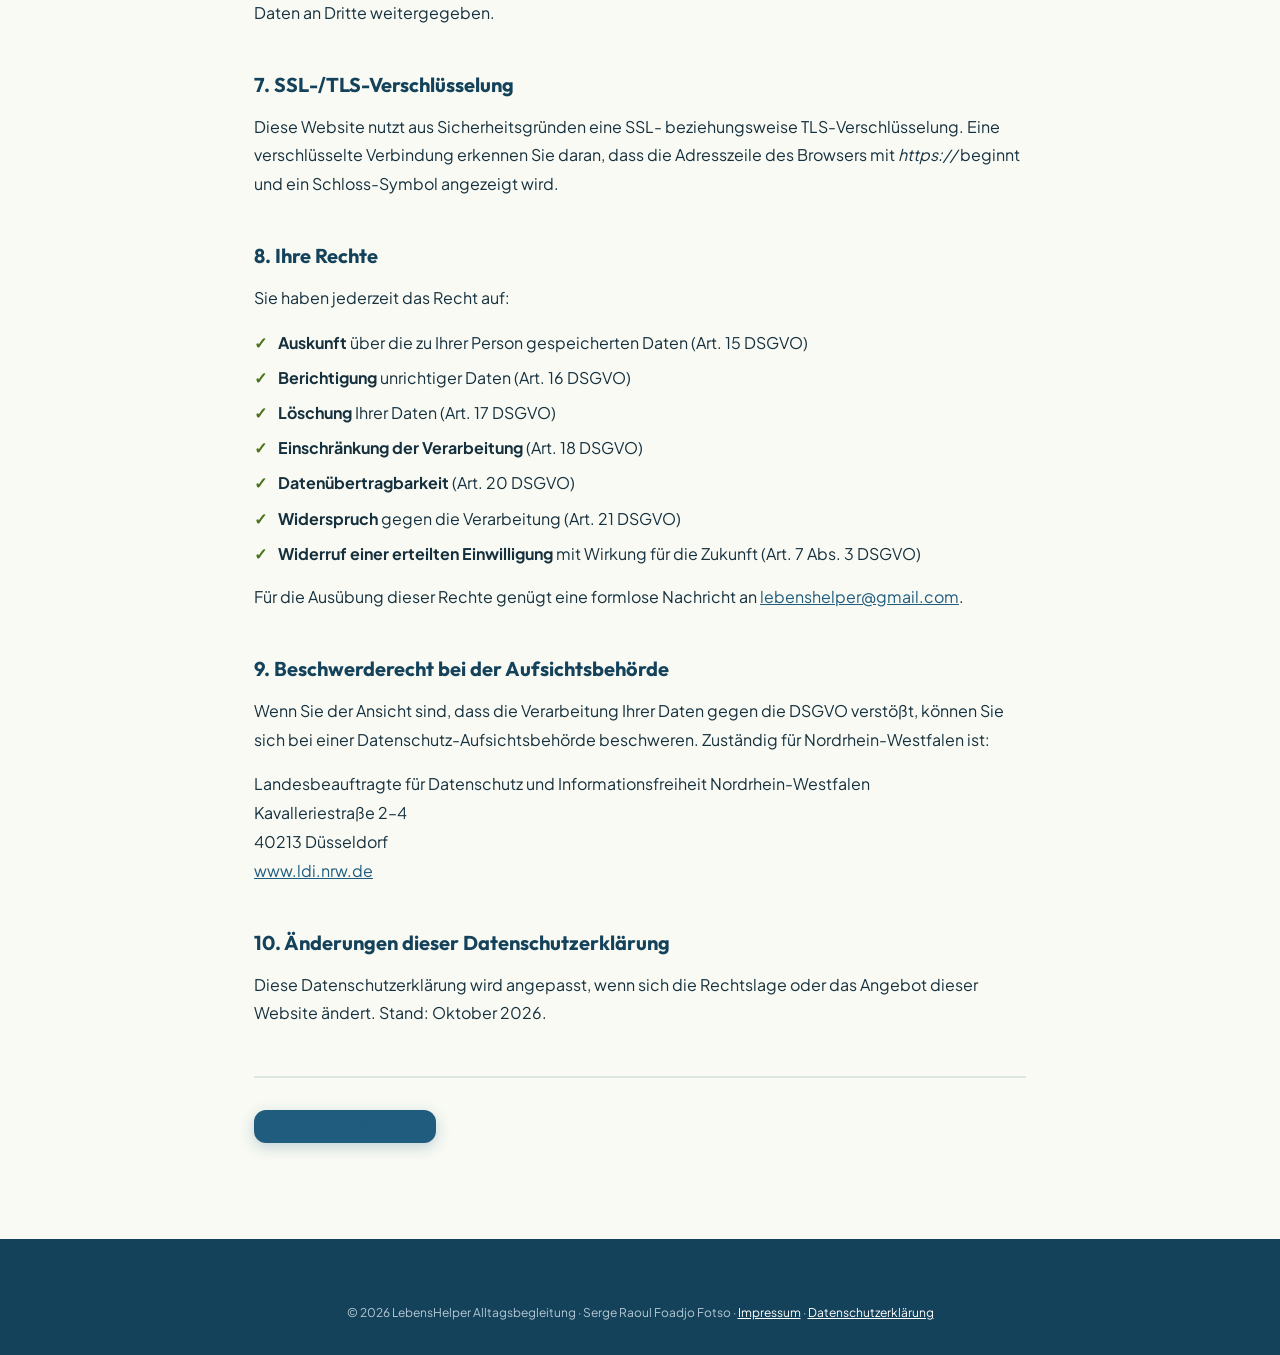
<file: datenschutz.html>
<!DOCTYPE html>
<html lang="de">
<head>
  <meta charset="UTF-8">
  <meta name="viewport" content="width=device-width, initial-scale=1.0">
  <meta name="description" content="Datenschutzerklärung der LebensHelper Alltagsbegleitung in Wuppertal – Informationen zur Verarbeitung personenbezogener Daten nach DSGVO.">
  <meta name="robots" content="index, follow">
  <title>Datenschutzerklärung | LebensHelper Alltagsbegleitung</title>
  <link rel="canonical" href="https://alltagsbegleitunglebenshelper.com/datenschutz.html">

  <link rel="icon" type="image/png" href="favicon.png">
  <link rel="apple-touch-icon" href="logo.png">

  <!-- Schriften lokal gehostet – keine Verbindung zu Google, keine
       Übertragung von Besucher-IP-Adressen an Dritte. -->
  <link rel="stylesheet" href="fonts.css">
  <link rel="stylesheet" href="style.css">
</head>
<body>

  <header class="site-header">
    <div class="container header-container">
      <a href="index.html" class="brand-logo">
        <img src="logo.png" class="logo-icon" width="104" height="104" alt="" aria-hidden="true">
        <div class="logo-text">
          <span class="logo-title">LebensHelper</span>
          <span class="logo-sub">Ihre Alltagsbegleitung</span>
        </div>
      </a>
      <a href="index.html" class="btn btn-secondary btn-sm">&larr; Zurück zur Startseite</a>
    </div>
  </header>

  <main class="section legal-page">
    <div class="container legal-container">

      <h1 class="section-title">Datenschutzerklärung</h1>
      <p class="legal-intro">
        Der Schutz Ihrer persönlichen Daten ist mir wichtig. Hier erfahren Sie,
        welche Daten beim Besuch dieser Website verarbeitet werden und welche
        Rechte Sie haben.
      </p>

      <h2>1. Verantwortlicher</h2>
      <p>
        Verantwortlich für die Datenverarbeitung auf dieser Website ist:
      </p>
      <p>
        <strong>LebensHelper Alltagsbegleitung</strong><br>
        Serge Raoul Foadjo Fotso<br>
        Schönebecker Straße 44<br>
        42283 Wuppertal<br>
        Deutschland<br>
        Telefon: <a href="tel:+491772642539">+49 177 2642539</a><br>
        E-Mail: <a href="mailto:lebenshelper@gmail.com">lebenshelper@gmail.com</a>
      </p>

      <h2>2. Grundsatz: keine Cookies, keine Analyse, kein Tracking</h2>
      <p>
        Diese Website setzt <strong>keine Cookies</strong>, verwendet
        <strong>keine Analyse- oder Statistikdienste</strong> (wie Google Analytics)
        und bindet <strong>keine Werbenetzwerke oder Social-Media-Plugins</strong> ein.
        Ein Cookie-Banner ist daher nicht erforderlich.
      </p>

      <h2>3. Aufruf der Website (Server-Logfiles)</h2>
      <p>
        Beim Aufruf dieser Website werden vom Hosting-Anbieter automatisch
        Zugriffsdaten in sogenannten Server-Logfiles gespeichert. Dies sind
        üblicherweise: aufgerufene Seite, Datum und Uhrzeit, übertragene Datenmenge,
        Browsertyp und -version, Betriebssystem, Referrer-URL und die IP-Adresse.
      </p>
      <p>
        Diese Verarbeitung erfolgt auf Grundlage von Art. 6 Abs. 1 lit. f DSGVO. Mein
        berechtigtes Interesse liegt im technisch fehlerfreien und sicheren Betrieb
        der Website. Eine Zusammenführung dieser Daten mit anderen Datenquellen
        findet nicht statt.
      </p>

      <h3>Hosting durch Vercel</h3>
      <p>
        Diese Website wird gehostet bei der <strong>Vercel Inc.</strong>,
        340 S Lemon Ave #4133, Walnut, CA 91789, USA. Vercel stellt die
        Serverinfrastruktur bereit und verarbeitet dabei die oben genannten
        Zugriffsdaten in meinem Auftrag als Auftragsverarbeiter im Sinne von
        Art. 28 DSGVO.
      </p>
      <p>
        Vercel betreibt ein weltweites Servernetz. Eine Verarbeitung Ihrer Daten
        in den <strong>USA</strong> kann daher nicht ausgeschlossen werden. Vercel
        ist nach dem <strong>EU-U.S. Data Privacy Framework</strong> zertifiziert;
        für die Europäische Kommission besteht damit ein angemessenes
        Datenschutzniveau (Angemessenheitsbeschluss vom 10. Juli 2023,
        Art. 45 DSGVO). Ergänzend stützt sich Vercel auf die
        Standardvertragsklauseln der EU-Kommission nach Art. 46 Abs. 2 lit. c DSGVO.
      </p>
      <p>
        Weitere Informationen zum Datenschutz bei Vercel:
        <a href="https://vercel.com/legal/privacy-policy" target="_blank" rel="noopener">vercel.com/legal/privacy-policy</a>
      </p>

      <h2>4. Kontaktaufnahme</h2>
      <h3>Telefon, WhatsApp und E-Mail</h3>
      <p>
        Wenn Sie mich per Telefon, E-Mail oder WhatsApp kontaktieren, werden Ihre
        Angaben zur Bearbeitung Ihrer Anfrage und für den Fall von Anschlussfragen
        verarbeitet. Rechtsgrundlage ist Art. 6 Abs. 1 lit. b DSGVO (vorvertragliche
        Maßnahmen) beziehungsweise Art. 6 Abs. 1 lit. f DSGVO.
      </p>
      <p>
        <strong>Hinweis zu WhatsApp:</strong> WhatsApp wird von der Meta Platforms
        Ireland Ltd. betrieben. Wenn Sie mich über WhatsApp kontaktieren, gelten
        zusätzlich die Datenschutzbestimmungen von WhatsApp. Auf diese Verarbeitung
        habe ich keinen Einfluss. Wenn Sie das vermeiden möchten, nutzen Sie bitte
        Telefon, E-Mail oder Post.
      </p>
      <p>
        <strong>Hinweis zum E-Mail-Empfang:</strong> E-Mails an die Adressen dieser
        Domain werden über die Mailserver der <strong>checkdomain GmbH</strong>,
        Willy-Brandt-Allee 31a, 23554 Lübeck, entgegengenommen. Die Verarbeitung
        erfolgt innerhalb der Europäischen Union als Auftragsverarbeitung nach
        Art. 28 DSGVO.
      </p>

      <h3>Kontaktformular auf dieser Website</h3>
      <p>
        Wenn Sie das Formular absenden, werden die von Ihnen eingetragenen Angaben
        (Name, Telefonnummer, optional E-Mail-Adresse, Wohnort, Pflegegrad,
        gewünschte Unterstützung und Ihre Nachricht) an den Server dieser Website
        übermittelt und von dort als E-Mail an mich weitergeleitet. Die Verarbeitung
        dient ausschließlich der Bearbeitung Ihrer Anfrage.
      </p>
      <p>
        Rechtsgrundlage ist Art. 6 Abs. 1 lit. b DSGVO (vorvertragliche Maßnahmen)
        sowie Ihre Einwilligung nach Art. 6 Abs. 1 lit. a DSGVO, die Sie beim
        Absenden des Formulars erteilen. Sie können diese Einwilligung jederzeit
        formlos widerrufen.
      </p>
      <p>
        <strong>Versanddienstleister:</strong> Für den E-Mail-Versand nutze ich den
        Dienst <strong>Resend</strong> (Resend, Inc., USA) als Auftragsverarbeiter
        nach Art. 28 DSGVO. Dabei kann eine Verarbeitung Ihrer Daten in den
        <strong>USA</strong> stattfinden. Resend ist nach dem
        <strong>EU-U.S. Data Privacy Framework</strong> zertifiziert und stützt sich
        ergänzend auf die Standardvertragsklauseln der EU-Kommission
        (Art. 46 Abs. 2 lit. c DSGVO). Näheres unter
        <a href="https://resend.com/legal/privacy-policy" target="_blank" rel="noopener">resend.com/legal/privacy-policy</a>.
      </p>
      <p>
        Es werden <strong>keine Formulardaten dauerhaft auf dem Webserver
        gespeichert</strong>: die Angaben werden ausschließlich zum Versand der
        E-Mail verarbeitet und danach nicht weiter vorgehalten. Zum Schutz vor
        automatisierten Eintragungen enthält das Formular ein für Sie unsichtbares
        Feld; es werden dabei keine personenbezogenen Daten an Dritte übermittelt.
      </p>
      <p>
        Sollte der Versand technisch fehlschlagen, bietet Ihnen die Seite an, die
        Anfrage stattdessen über Ihr eigenes E-Mail-Programm zu senden oder
        anzurufen. In diesem Fall verlassen Ihre Daten Ihr Gerät erst, wenn Sie
        die E-Mail selbst absenden.
      </p>

      <h3>Speicherdauer</h3>
      <p>
        Ihre Anfragedaten verbleiben bei mir, bis der Zweck für die Speicherung
        entfällt – etwa wenn Ihre Anfrage abschließend bearbeitet ist und kein
        Vertragsverhältnis zustande kommt. Zwingende gesetzliche Aufbewahrungsfristen,
        insbesondere handels- und steuerrechtliche, bleiben unberührt.
      </p>

      <h2>5. Einstellungen für Barrierefreiheit (lokale Speicherung)</h2>
      <p>
        Wenn Sie auf dieser Website die Schriftgröße ändern oder den Kontrastmodus
        einschalten, wird diese Einstellung im lokalen Speicher
        (<em>localStorage</em>) Ihres Browsers abgelegt, damit sie beim nächsten
        Besuch erhalten bleibt. Diese Angaben verlassen Ihr Gerät nicht und werden
        mir nicht übermittelt. Sie können sie jederzeit über die Einstellungen Ihres
        Browsers löschen.
      </p>

      <h2>6. Schriftarten</h2>
      <p>
        Die auf dieser Website verwendeten Schriftarten werden
        <strong>ausschließlich vom eigenen Server geladen</strong>. Es besteht
        keine Verbindung zu Google Fonts oder einem anderen externen Anbieter.
        Beim Aufruf der Seite wird daher <strong>keine IP-Adresse an Dritte
        übertragen</strong>.
      </p>
      <p>
        Insgesamt bindet diese Website <strong>keinerlei externe Inhalte</strong>
        ein – weder Schriften noch Karten, Videos, Schaltflächen sozialer
        Netzwerke oder Werbemittel. Beim bloßen Besuch der Seite werden keine
        Daten an Dritte weitergegeben.
      </p>

      <h2>7. SSL-/TLS-Verschlüsselung</h2>
      <p>
        Diese Website nutzt aus Sicherheitsgründen eine SSL- beziehungsweise
        TLS-Verschlüsselung. Eine verschlüsselte Verbindung erkennen Sie daran,
        dass die Adresszeile des Browsers mit <em>https://</em> beginnt und ein
        Schloss-Symbol angezeigt wird.
      </p>

      <h2>8. Ihre Rechte</h2>
      <p>Sie haben jederzeit das Recht auf:</p>
      <ul class="legal-list">
        <li><strong>Auskunft</strong> über die zu Ihrer Person gespeicherten Daten (Art. 15 DSGVO)</li>
        <li><strong>Berichtigung</strong> unrichtiger Daten (Art. 16 DSGVO)</li>
        <li><strong>Löschung</strong> Ihrer Daten (Art. 17 DSGVO)</li>
        <li><strong>Einschränkung der Verarbeitung</strong> (Art. 18 DSGVO)</li>
        <li><strong>Datenübertragbarkeit</strong> (Art. 20 DSGVO)</li>
        <li><strong>Widerspruch</strong> gegen die Verarbeitung (Art. 21 DSGVO)</li>
        <li><strong>Widerruf einer erteilten Einwilligung</strong> mit Wirkung für die Zukunft (Art. 7 Abs. 3 DSGVO)</li>
      </ul>
      <p>
        Für die Ausübung dieser Rechte genügt eine formlose Nachricht an
        <a href="mailto:lebenshelper@gmail.com">lebenshelper@gmail.com</a>.
      </p>

      <h2>9. Beschwerderecht bei der Aufsichtsbehörde</h2>
      <p>
        Wenn Sie der Ansicht sind, dass die Verarbeitung Ihrer Daten gegen die DSGVO
        verstößt, können Sie sich bei einer Datenschutz-Aufsichtsbehörde beschweren.
        Zuständig für Nordrhein-Westfalen ist:
      </p>
      <p>
        Landesbeauftragte für Datenschutz und Informationsfreiheit Nordrhein-Westfalen<br>
        Kavalleriestraße 2–4<br>
        40213 Düsseldorf<br>
        <a href="https://www.ldi.nrw.de" target="_blank" rel="noopener">www.ldi.nrw.de</a>
      </p>

      <h2>10. Änderungen dieser Datenschutzerklärung</h2>
      <p>
        Diese Datenschutzerklärung wird angepasst, wenn sich die Rechtslage oder das
        Angebot dieser Website ändert. Stand: Oktober 2026.
      </p>

      <p class="legal-back">
        <a href="index.html" class="btn btn-primary">&larr; Zurück zur Startseite</a>
      </p>

    </div>
  </main>

  <footer class="site-footer">
    <div class="container">
      <p class="text-xs text-muted text-center">
        © 2026 LebensHelper Alltagsbegleitung &middot; Serge Raoul Foadjo Fotso &middot;
        <a href="impressum.html">Impressum</a> &middot;
        <a href="datenschutz.html">Datenschutzerklärung</a>
      </p>
    </div>
  </footer>

</body>
</html>
</file>
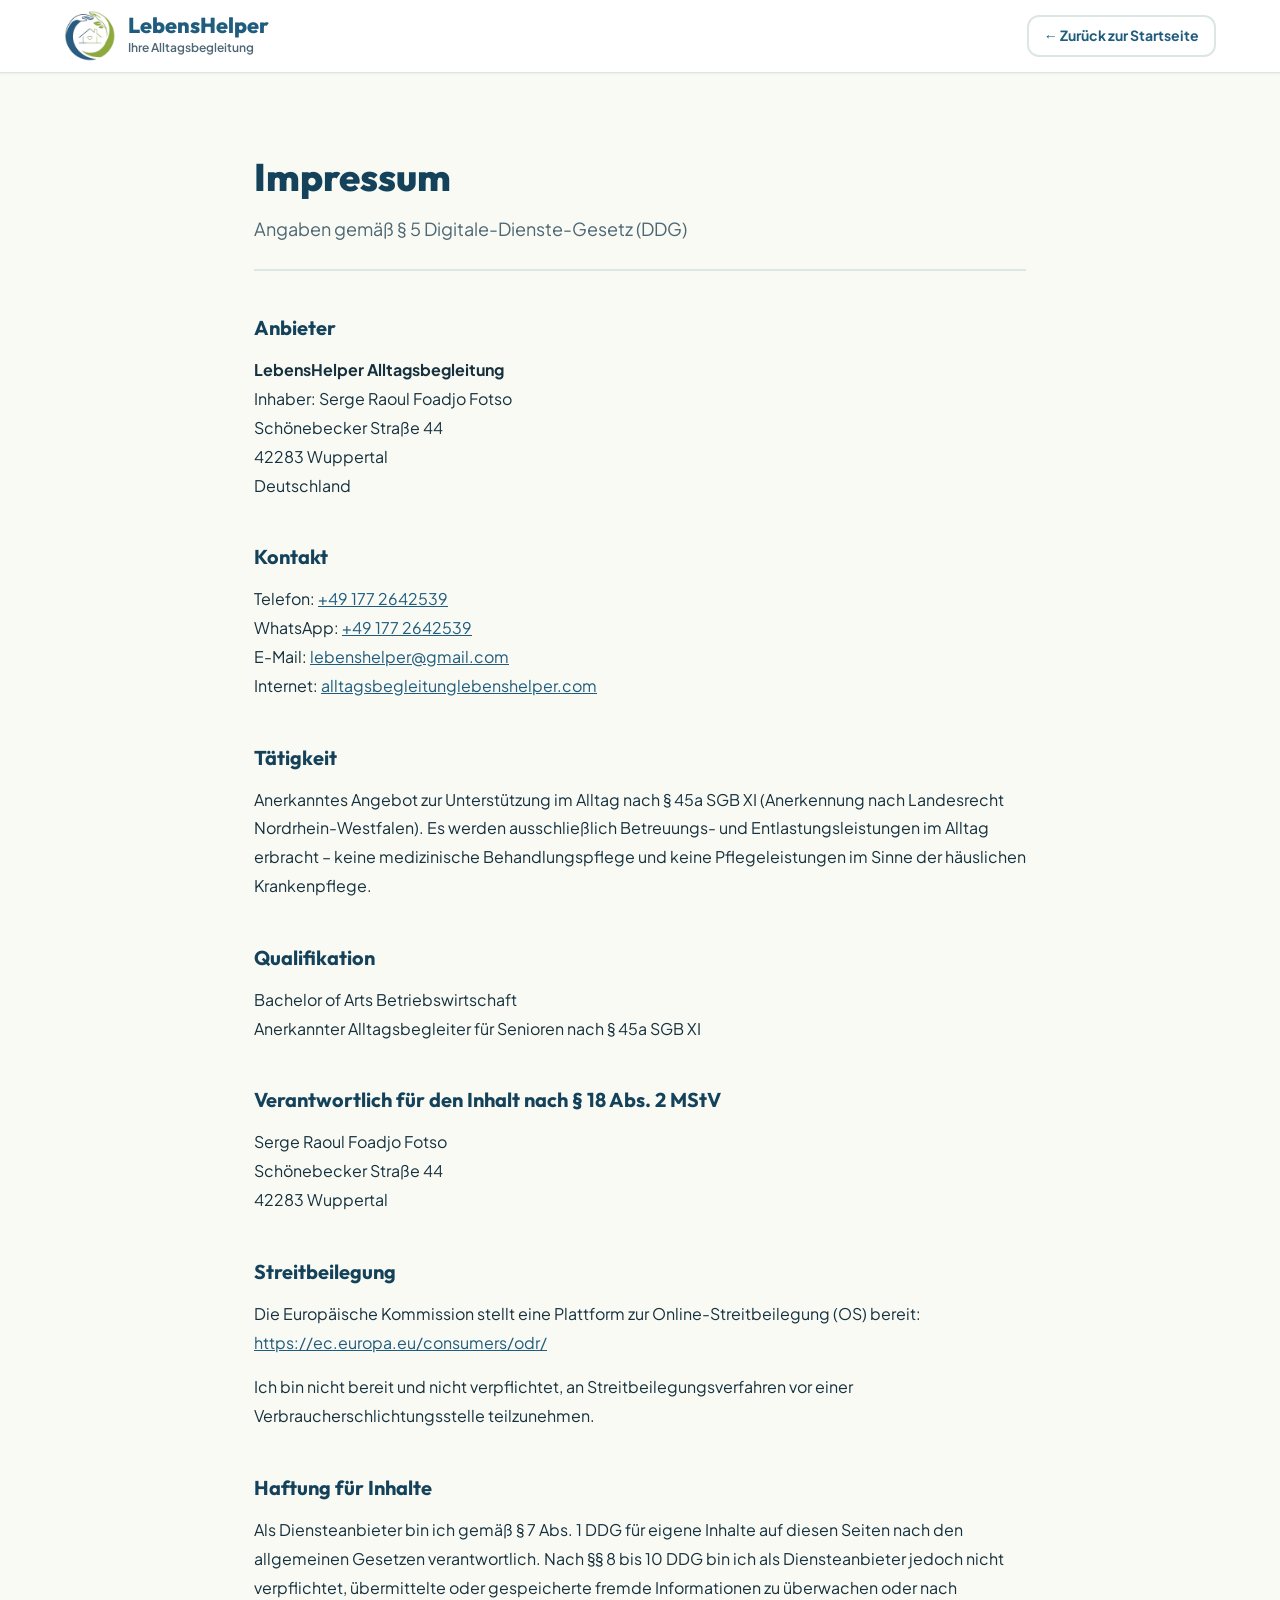
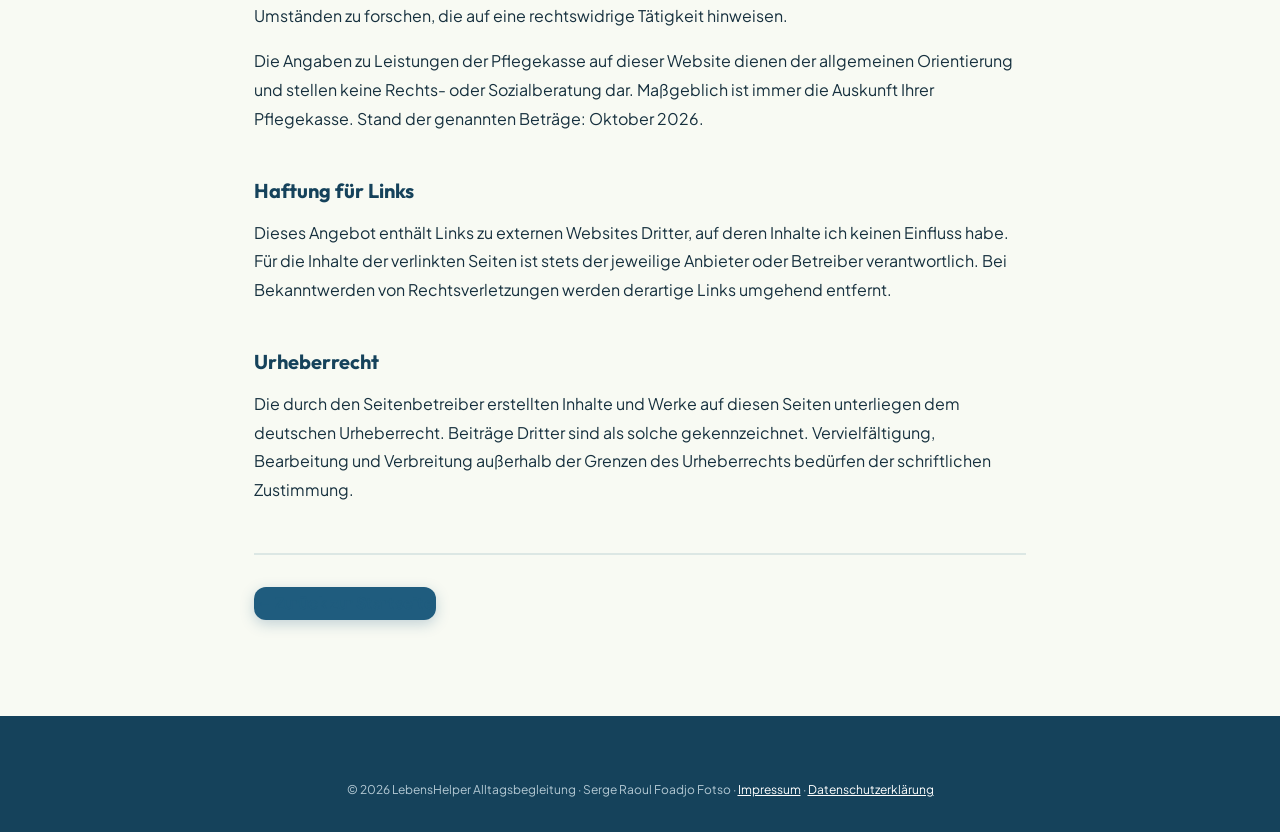
<file: impressum.html>
<!DOCTYPE html>
<html lang="de">
<head>
  <meta charset="UTF-8">
  <meta name="viewport" content="width=device-width, initial-scale=1.0">
  <meta name="description" content="Impressum und Anbieterkennzeichnung der LebensHelper Alltagsbegleitung, Serge Raoul Foadjo Fotso, Wuppertal.">
  <meta name="robots" content="index, follow">
  <title>Impressum | LebensHelper Alltagsbegleitung</title>
  <link rel="canonical" href="https://alltagsbegleitunglebenshelper.com/impressum.html">

  <link rel="icon" type="image/png" href="favicon.png">
  <link rel="apple-touch-icon" href="logo.png">

  <!-- Schriften lokal gehostet – keine Verbindung zu Google, keine
       Übertragung von Besucher-IP-Adressen an Dritte. -->
  <link rel="stylesheet" href="fonts.css">
  <link rel="stylesheet" href="style.css">
</head>
<body>

  <header class="site-header">
    <div class="container header-container">
      <a href="index.html" class="brand-logo">
        <img src="logo.png" class="logo-icon" width="104" height="104" alt="" aria-hidden="true">
        <div class="logo-text">
          <span class="logo-title">LebensHelper</span>
          <span class="logo-sub">Ihre Alltagsbegleitung</span>
        </div>
      </a>
      <a href="index.html" class="btn btn-secondary btn-sm">&larr; Zurück zur Startseite</a>
    </div>
  </header>

  <main class="section legal-page">
    <div class="container legal-container">

      <h1 class="section-title">Impressum</h1>
      <p class="legal-intro">Angaben gemäß § 5 Digitale-Dienste-Gesetz (DDG)</p>

      <h2>Anbieter</h2>
      <p>
        <strong>LebensHelper Alltagsbegleitung</strong><br>
        Inhaber: Serge Raoul Foadjo Fotso<br>
        Schönebecker Straße 44<br>
        42283 Wuppertal<br>
        Deutschland
      </p>

      <h2>Kontakt</h2>
      <p>
        Telefon: <a href="tel:+491772642539">+49 177 2642539</a><br>
        WhatsApp: <a href="https://wa.me/491772642539" target="_blank" rel="noopener">+49 177 2642539</a><br>
        E-Mail: <a href="mailto:lebenshelper@gmail.com">lebenshelper@gmail.com</a><br>
        Internet: <a href="https://alltagsbegleitunglebenshelper.com">alltagsbegleitunglebenshelper.com</a>
      </p>

      <h2>Tätigkeit</h2>
      <p>
        Anerkanntes Angebot zur Unterstützung im Alltag nach § 45a SGB XI
        (Anerkennung nach Landesrecht Nordrhein-Westfalen).
        Es werden ausschließlich Betreuungs- und Entlastungsleistungen im Alltag
        erbracht – keine medizinische Behandlungspflege und keine Pflegeleistungen
        im Sinne der häuslichen Krankenpflege.
      </p>

      <h2>Qualifikation</h2>
      <!--
        Falls gewünscht, kann hier die verleihende Hochschule ergänzt werden,
        z. B. „Bachelor of Arts Betriebswirtschaft, verliehen von der
        [Hochschule], Deutschland“. Pflicht ist das nicht.
      -->
      <p>
        Bachelor of Arts Betriebswirtschaft<br>
        Anerkannter Alltagsbegleiter für Senioren nach § 45a SGB XI
      </p>

      <h2>Verantwortlich für den Inhalt nach § 18 Abs. 2 MStV</h2>
      <p>
        Serge Raoul Foadjo Fotso<br>
        Schönebecker Straße 44<br>
        42283 Wuppertal
      </p>

      <h2>Streitbeilegung</h2>
      <p>
        Die Europäische Kommission stellt eine Plattform zur Online-Streitbeilegung (OS)
        bereit: <a href="https://ec.europa.eu/consumers/odr/" target="_blank" rel="noopener">https://ec.europa.eu/consumers/odr/</a>
      </p>
      <p>
        Ich bin nicht bereit und nicht verpflichtet, an Streitbeilegungsverfahren
        vor einer Verbraucherschlichtungsstelle teilzunehmen.
      </p>

      <h2>Haftung für Inhalte</h2>
      <p>
        Als Diensteanbieter bin ich gemäß § 7 Abs. 1 DDG für eigene Inhalte auf diesen
        Seiten nach den allgemeinen Gesetzen verantwortlich. Nach §§ 8 bis 10 DDG bin ich
        als Diensteanbieter jedoch nicht verpflichtet, übermittelte oder gespeicherte
        fremde Informationen zu überwachen oder nach Umständen zu forschen, die auf eine
        rechtswidrige Tätigkeit hinweisen.
      </p>
      <p>
        Die Angaben zu Leistungen der Pflegekasse auf dieser Website dienen der
        allgemeinen Orientierung und stellen keine Rechts- oder Sozialberatung dar.
        Maßgeblich ist immer die Auskunft Ihrer Pflegekasse. Stand der genannten
        Beträge: Oktober 2026.
      </p>

      <h2>Haftung für Links</h2>
      <p>
        Dieses Angebot enthält Links zu externen Websites Dritter, auf deren Inhalte
        ich keinen Einfluss habe. Für die Inhalte der verlinkten Seiten ist stets der
        jeweilige Anbieter oder Betreiber verantwortlich. Bei Bekanntwerden von
        Rechtsverletzungen werden derartige Links umgehend entfernt.
      </p>

      <h2>Urheberrecht</h2>
      <p>
        Die durch den Seitenbetreiber erstellten Inhalte und Werke auf diesen Seiten
        unterliegen dem deutschen Urheberrecht. Beiträge Dritter sind als solche
        gekennzeichnet. Vervielfältigung, Bearbeitung und Verbreitung außerhalb der
        Grenzen des Urheberrechts bedürfen der schriftlichen Zustimmung.
      </p>

      <p class="legal-back">
        <a href="index.html" class="btn btn-primary">&larr; Zurück zur Startseite</a>
      </p>

    </div>
  </main>

  <footer class="site-footer">
    <div class="container">
      <p class="text-xs text-muted text-center">
        © 2026 LebensHelper Alltagsbegleitung &middot; Serge Raoul Foadjo Fotso &middot;
        <a href="impressum.html">Impressum</a> &middot;
        <a href="datenschutz.html">Datenschutzerklärung</a>
      </p>
    </div>
  </footer>

</body>
</html>
</file>
<file: fonts.css>
﻿/* Lokal gehostete Schriften - keine Verbindung zu Google.
   Erzeugt am 10.10.2026 aus Google Fonts (Open Font License).
   Subsets: latin, latin-ext */

@font-face {
  font-family: 'Outfit';
  font-style: normal;
  font-weight: 500;
  font-display: swap;
  src: url(fonts/Outfit-500-latin-ext.woff2) format('woff2');
  unicode-range: U+0100-02BA, U+02BD-02C5, U+02C7-02CC, U+02CE-02D7, U+02DD-02FF, U+0304, U+0308, U+0329, U+1D00-1DBF, U+1E00-1E9F, U+1EF2-1EFF, U+2020, U+20A0-20AB, U+20AD-20C4, U+2113, U+2C60-2C7F, U+A720-A7FF;
}

@font-face {
  font-family: 'Outfit';
  font-style: normal;
  font-weight: 500;
  font-display: swap;
  src: url(fonts/Outfit-500-latin.woff2) format('woff2');
  unicode-range: U+0000-00FF, U+0131, U+0152-0153, U+02BB-02BC, U+02C6, U+02DA, U+02DC, U+0304, U+0308, U+0329, U+2000-206F, U+20AC, U+2122, U+2191, U+2193, U+2212, U+2215, U+FEFF, U+FFFD;
}

@font-face {
  font-family: 'Outfit';
  font-style: normal;
  font-weight: 600;
  font-display: swap;
  src: url(fonts/Outfit-600-latin-ext.woff2) format('woff2');
  unicode-range: U+0100-02BA, U+02BD-02C5, U+02C7-02CC, U+02CE-02D7, U+02DD-02FF, U+0304, U+0308, U+0329, U+1D00-1DBF, U+1E00-1E9F, U+1EF2-1EFF, U+2020, U+20A0-20AB, U+20AD-20C4, U+2113, U+2C60-2C7F, U+A720-A7FF;
}

@font-face {
  font-family: 'Outfit';
  font-style: normal;
  font-weight: 600;
  font-display: swap;
  src: url(fonts/Outfit-600-latin.woff2) format('woff2');
  unicode-range: U+0000-00FF, U+0131, U+0152-0153, U+02BB-02BC, U+02C6, U+02DA, U+02DC, U+0304, U+0308, U+0329, U+2000-206F, U+20AC, U+2122, U+2191, U+2193, U+2212, U+2215, U+FEFF, U+FFFD;
}

@font-face {
  font-family: 'Outfit';
  font-style: normal;
  font-weight: 700;
  font-display: swap;
  src: url(fonts/Outfit-700-latin-ext.woff2) format('woff2');
  unicode-range: U+0100-02BA, U+02BD-02C5, U+02C7-02CC, U+02CE-02D7, U+02DD-02FF, U+0304, U+0308, U+0329, U+1D00-1DBF, U+1E00-1E9F, U+1EF2-1EFF, U+2020, U+20A0-20AB, U+20AD-20C4, U+2113, U+2C60-2C7F, U+A720-A7FF;
}

@font-face {
  font-family: 'Outfit';
  font-style: normal;
  font-weight: 700;
  font-display: swap;
  src: url(fonts/Outfit-700-latin.woff2) format('woff2');
  unicode-range: U+0000-00FF, U+0131, U+0152-0153, U+02BB-02BC, U+02C6, U+02DA, U+02DC, U+0304, U+0308, U+0329, U+2000-206F, U+20AC, U+2122, U+2191, U+2193, U+2212, U+2215, U+FEFF, U+FFFD;
}

@font-face {
  font-family: 'Outfit';
  font-style: normal;
  font-weight: 800;
  font-display: swap;
  src: url(fonts/Outfit-800-latin-ext.woff2) format('woff2');
  unicode-range: U+0100-02BA, U+02BD-02C5, U+02C7-02CC, U+02CE-02D7, U+02DD-02FF, U+0304, U+0308, U+0329, U+1D00-1DBF, U+1E00-1E9F, U+1EF2-1EFF, U+2020, U+20A0-20AB, U+20AD-20C4, U+2113, U+2C60-2C7F, U+A720-A7FF;
}

@font-face {
  font-family: 'Outfit';
  font-style: normal;
  font-weight: 800;
  font-display: swap;
  src: url(fonts/Outfit-800-latin.woff2) format('woff2');
  unicode-range: U+0000-00FF, U+0131, U+0152-0153, U+02BB-02BC, U+02C6, U+02DA, U+02DC, U+0304, U+0308, U+0329, U+2000-206F, U+20AC, U+2122, U+2191, U+2193, U+2212, U+2215, U+FEFF, U+FFFD;
}

@font-face {
  font-family: 'Plus Jakarta Sans';
  font-style: normal;
  font-weight: 400;
  font-display: swap;
  src: url(fonts/PlusJakartaSans-400-latin-ext.woff2) format('woff2');
  unicode-range: U+0100-02BA, U+02BD-02C5, U+02C7-02CC, U+02CE-02D7, U+02DD-02FF, U+0304, U+0308, U+0329, U+1D00-1DBF, U+1E00-1E9F, U+1EF2-1EFF, U+2020, U+20A0-20AB, U+20AD-20C4, U+2113, U+2C60-2C7F, U+A720-A7FF;
}

@font-face {
  font-family: 'Plus Jakarta Sans';
  font-style: normal;
  font-weight: 400;
  font-display: swap;
  src: url(fonts/PlusJakartaSans-400-latin.woff2) format('woff2');
  unicode-range: U+0000-00FF, U+0131, U+0152-0153, U+02BB-02BC, U+02C6, U+02DA, U+02DC, U+0304, U+0308, U+0329, U+2000-206F, U+20AC, U+2122, U+2191, U+2193, U+2212, U+2215, U+FEFF, U+FFFD;
}

@font-face {
  font-family: 'Plus Jakarta Sans';
  font-style: normal;
  font-weight: 500;
  font-display: swap;
  src: url(fonts/PlusJakartaSans-500-latin-ext.woff2) format('woff2');
  unicode-range: U+0100-02BA, U+02BD-02C5, U+02C7-02CC, U+02CE-02D7, U+02DD-02FF, U+0304, U+0308, U+0329, U+1D00-1DBF, U+1E00-1E9F, U+1EF2-1EFF, U+2020, U+20A0-20AB, U+20AD-20C4, U+2113, U+2C60-2C7F, U+A720-A7FF;
}

@font-face {
  font-family: 'Plus Jakarta Sans';
  font-style: normal;
  font-weight: 500;
  font-display: swap;
  src: url(fonts/PlusJakartaSans-500-latin.woff2) format('woff2');
  unicode-range: U+0000-00FF, U+0131, U+0152-0153, U+02BB-02BC, U+02C6, U+02DA, U+02DC, U+0304, U+0308, U+0329, U+2000-206F, U+20AC, U+2122, U+2191, U+2193, U+2212, U+2215, U+FEFF, U+FFFD;
}

@font-face {
  font-family: 'Plus Jakarta Sans';
  font-style: normal;
  font-weight: 600;
  font-display: swap;
  src: url(fonts/PlusJakartaSans-600-latin-ext.woff2) format('woff2');
  unicode-range: U+0100-02BA, U+02BD-02C5, U+02C7-02CC, U+02CE-02D7, U+02DD-02FF, U+0304, U+0308, U+0329, U+1D00-1DBF, U+1E00-1E9F, U+1EF2-1EFF, U+2020, U+20A0-20AB, U+20AD-20C4, U+2113, U+2C60-2C7F, U+A720-A7FF;
}

@font-face {
  font-family: 'Plus Jakarta Sans';
  font-style: normal;
  font-weight: 600;
  font-display: swap;
  src: url(fonts/PlusJakartaSans-600-latin.woff2) format('woff2');
  unicode-range: U+0000-00FF, U+0131, U+0152-0153, U+02BB-02BC, U+02C6, U+02DA, U+02DC, U+0304, U+0308, U+0329, U+2000-206F, U+20AC, U+2122, U+2191, U+2193, U+2212, U+2215, U+FEFF, U+FFFD;
}

@font-face {
  font-family: 'Plus Jakarta Sans';
  font-style: normal;
  font-weight: 700;
  font-display: swap;
  src: url(fonts/PlusJakartaSans-700-latin-ext.woff2) format('woff2');
  unicode-range: U+0100-02BA, U+02BD-02C5, U+02C7-02CC, U+02CE-02D7, U+02DD-02FF, U+0304, U+0308, U+0329, U+1D00-1DBF, U+1E00-1E9F, U+1EF2-1EFF, U+2020, U+20A0-20AB, U+20AD-20C4, U+2113, U+2C60-2C7F, U+A720-A7FF;
}

@font-face {
  font-family: 'Plus Jakarta Sans';
  font-style: normal;
  font-weight: 700;
  font-display: swap;
  src: url(fonts/PlusJakartaSans-700-latin.woff2) format('woff2');
  unicode-range: U+0000-00FF, U+0131, U+0152-0153, U+02BB-02BC, U+02C6, U+02DA, U+02DC, U+0304, U+0308, U+0329, U+2000-206F, U+20AC, U+2122, U+2191, U+2193, U+2212, U+2215, U+FEFF, U+FFFD;
}

@font-face {
  font-family: 'Plus Jakarta Sans';
  font-style: normal;
  font-weight: 800;
  font-display: swap;
  src: url(fonts/PlusJakartaSans-800-latin-ext.woff2) format('woff2');
  unicode-range: U+0100-02BA, U+02BD-02C5, U+02C7-02CC, U+02CE-02D7, U+02DD-02FF, U+0304, U+0308, U+0329, U+1D00-1DBF, U+1E00-1E9F, U+1EF2-1EFF, U+2020, U+20A0-20AB, U+20AD-20C4, U+2113, U+2C60-2C7F, U+A720-A7FF;
}

@font-face {
  font-family: 'Plus Jakarta Sans';
  font-style: normal;
  font-weight: 800;
  font-display: swap;
  src: url(fonts/PlusJakartaSans-800-latin.woff2) format('woff2');
  unicode-range: U+0000-00FF, U+0131, U+0152-0153, U+02BB-02BC, U+02C6, U+02DA, U+02DC, U+0304, U+0308, U+0329, U+2000-206F, U+20AC, U+2122, U+2191, U+2193, U+2212, U+2215, U+FEFF, U+FFFD;
}
</file>
<file: style.css>
/* ==========================================================================
   Alltagsbegleitung LebensHelper – Wuppertal, Solingen, Remscheid
   Design System & Modern CSS
   Farbwelt abgeleitet aus Logo und Flyer: Petrolblau + Laubgrün auf Creme
   ========================================================================== */

:root {
  /* Markenfarben */
  --color-primary: #1F5C7E;         /* Petrolblau – Logo & Überschriften */
  --color-primary-light: #3E86AD;   /* helles Petrol */
  --color-primary-dark: #15425B;    /* dunkles Petrol – Footer, Topbar */
  --color-primary-tint: #E7F0F6;    /* sehr helle Petrolfläche */
  --color-primary-tint-2: #C3DAE8;  /* Rahmen in Petrol */

  --color-secondary: #4A7117;       /* Laubgrün – kontraststark für Text */
  --color-secondary-bright: #8CBE3F;/* Flyer-Grün – Flächen & Akzente */
  --color-secondary-light: #EDF4DE; /* sehr helle Grünfläche */
  --color-secondary-border: #C9E09A;

  --color-accent-amber: #9A6207;    /* warmer Hinweiston */
  --color-whatsapp: #1F8E53;        /* kontraststarkes WhatsApp-Grün */

  --color-bg-main: #F8FAF3;         /* Creme wie der Flyer-Hintergrund */
  --color-bg-card: #FFFFFF;
  --color-bg-alt: #EDF3F1;
  --color-text-main: #16303E;       /* dunkles Petrol-Anthrazit */
  --color-text-muted: #4E6775;
  --color-border: #DCE7E4;

  /* Typography */
  --font-family-sans: 'Plus Jakarta Sans', -apple-system, BlinkMacSystemFont, 'Segoe UI', Roboto, sans-serif;
  --font-family-heading: 'Outfit', var(--font-family-sans);
  
  --font-size-base: 1rem;          /* 16px default */
  --font-size-sm: 0.875rem;
  --font-size-xs: 0.75rem;
  --font-size-lg: 1.125rem;
  --font-size-xl: 1.25rem;
  --font-size-2xl: 1.5rem;
  --font-size-3xl: 1.875rem;
  --font-size-4xl: 2.25rem;
  --font-size-5xl: 3rem;
  
  /* Shadows & Radii */
  --radius-sm: 8px;
  --radius-md: 12px;
  --radius-lg: 20px;
  --radius-full: 9999px;
  
  --shadow-sm: 0 1px 2px 0 rgba(0, 0, 0, 0.05);
  --shadow-md: 0 4px 6px -1px rgba(0, 0, 0, 0.07), 0 2px 4px -2px rgba(0, 0, 0, 0.05);
  --shadow-lg: 0 10px 15px -3px rgba(0, 0, 0, 0.08), 0 4px 6px -4px rgba(0, 0, 0, 0.04);
  --shadow-xl: 0 20px 25px -5px rgba(0, 0, 0, 0.1), 0 8px 10px -6px rgba(0, 0, 0, 0.04);
  
  /* Layout */
  --container-max: 1200px;
  --transition-fast: 0.2s ease;
  --transition-smooth: 0.3s cubic-bezier(0.4, 0, 0.2, 1);
}

/* Accessibility Modes */
body.font-large {
  --font-size-base: 1.15rem;
}

body.font-xlarge {
  --font-size-base: 1.3rem;
}

body.high-contrast {
  --color-primary: #00334D;
  --color-primary-light: #00334D;
  --color-primary-dark: #001A26;
  --color-primary-tint: #FFFFFF;
  --color-primary-tint-2: #000000;
  --color-secondary: #1F3D00;
  --color-secondary-bright: #1F3D00;
  --color-secondary-light: #FFFFFF;
  --color-secondary-border: #000000;
  --color-accent-amber: #4A3000;
  --color-whatsapp: #0B5030;
  --color-bg-main: #FFFFFF;
  --color-bg-card: #FFFFFF;
  --color-bg-alt: #EFEFEF;
  --color-text-main: #000000;
  --color-text-muted: #111111;
  --color-border: #000000;
}

/* Reset & Base Styles */
*, *::before, *::after {
  box-sizing: border-box;
  margin: 0;
  padding: 0;
}

html {
  scroll-behavior: smooth;
  font-size: var(--font-size-base);
}

body {
  font-family: var(--font-family-sans);
  background-color: var(--color-bg-main);
  color: var(--color-text-main);
  line-height: 1.65;
  -webkit-font-smoothing: antialiased;
}

img, svg {
  display: block;
  max-width: 100%;
}

a {
  color: inherit;
  text-decoration: none;
}

ul {
  list-style: none;
}

/* Container */
.container {
  width: 100%;
  max-width: var(--container-max);
  margin-left: auto;
  margin-right: auto;
  padding-left: 1.5rem;
  padding-right: 1.5rem;
}

/* ==========================================================================
   Seitenmodus – nur der gewählte Bereich ist sichtbar
   --------------------------------------------------------------------------
   Greift nur, wenn JavaScript die Klasse `js-pages` gesetzt hat. Ohne
   JavaScript bleiben alle Bereiche untereinander sichtbar.
   ========================================================================== */
body.js-pages [data-page] {
  display: none;
}

body.js-pages [data-page].page-active {
  display: block;
  animation: page-erscheinen 0.28s ease-out;
}

/* Beim Seitenwechsel bekommt die Überschrift den Fokus, damit Screenreader
   die neue Seite ankündigen. Sichtbar muss dieser Fokus nicht sein: die
   Überschriften tragen tabindex="-1" und sind per Tab-Taste gar nicht
   erreichbar – es geht also keine Tastaturmarkierung verloren.

   :focus-visible genügte hier nicht: beim ersten Laden der Seite wertet der
   Browser den programmatisch gesetzten Fokus als sichtbar und zeichnete
   einen schwarzen Rahmen um die Hauptüberschrift. */
[data-page] h1[tabindex="-1"]:focus,
[data-page] h2[tabindex="-1"]:focus {
  outline: none;
  box-shadow: none;
}

@keyframes page-erscheinen {
  from {
    opacity: 0;
    transform: translateY(10px);
  }
  to {
    opacity: 1;
    transform: none;
  }
}

/* Nutzer, die Bewegung reduzieren wollen, bekommen keine Animation */
@media (prefers-reduced-motion: reduce) {
  html {
    scroll-behavior: auto;
  }

  body.js-pages [data-page].page-active {
    animation: none;
  }

  .btn:hover,
  .service-card:hover {
    transform: none;
  }
}

/* Aktiver Menüpunkt */
.nav-link[aria-current="page"] {
  color: var(--color-primary);
}

.nav-link[aria-current="page"]:not(.nav-btn-cta) {
  border-bottom: 3px solid var(--color-secondary-border);
  padding-bottom: 2px;
}

.nav-btn-cta[aria-current="page"] {
  background-color: var(--color-primary-dark);
}

/* ==========================================================================
   Top Info & Accessibility Bar
   ========================================================================== */
.top-bar {
  background-color: var(--color-primary-dark);
  color: #FFFFFF;
  font-size: var(--font-size-xs);
  padding: 0.5rem 0;
  border-bottom: 1px solid rgba(255, 255, 255, 0.1);
}

.top-bar-content {
  display: flex;
  justify-content: space-between;
  align-items: center;
  flex-wrap: wrap;
  gap: 0.75rem;
}

.top-bar-badge {
  display: flex;
  align-items: center;
  gap: 0.5rem;
  font-weight: 600;
  color: #A8D157;
}

.badge-dot {
  width: 8px;
  height: 8px;
  background-color: var(--color-secondary-border);
  border-radius: 50%;
  display: inline-block;
  flex-shrink: 0;
}

.top-bar-actions {
  display: flex;
  align-items: center;
  gap: 1.25rem;
  flex-wrap: wrap;
}

.phone-link {
  font-weight: 500;
  color: #FFFFFF;
  transition: color var(--transition-fast);
}

.phone-link:hover {
  color: #A8D157;
}

.a11y-controls {
  display: flex;
  align-items: center;
  gap: 0.35rem;
  background-color: rgba(255, 255, 255, 0.1);
  padding: 0.2rem 0.5rem;
  border-radius: var(--radius-sm);
}

.a11y-label {
  font-size: 0.7rem;
  opacity: 0.8;
  margin-right: 0.25rem;
}

.a11y-btn {
  background: transparent;
  border: 1px solid rgba(255, 255, 255, 0.3);
  color: #FFFFFF;
  padding: 0.15rem 0.45rem;
  border-radius: 4px;
  font-size: 0.75rem;
  font-weight: 700;
  cursor: pointer;
  transition: var(--transition-fast);
}

.a11y-btn:hover {
  background-color: rgba(255, 255, 255, 0.2);
}

.contrast-btn {
  font-size: 0.7rem;
}

/* ==========================================================================
   Header & Navigation
   ========================================================================== */
.site-header {
  position: sticky;
  top: 0;
  z-index: 1000;
  background-color: rgba(255, 255, 255, 0.95);
  backdrop-filter: blur(12px);
  border-bottom: 1px solid var(--color-border);
  box-shadow: var(--shadow-sm);
  transition: var(--transition-fast);
}

.header-container {
  display: flex;
  align-items: center;
  justify-content: space-between;
  height: 4.5rem;
}

.brand-logo {
  display: flex;
  align-items: center;
  gap: 0.75rem;
}

/* Original-Logo – ohne farbigen Hintergrund, es bringt seine Farben selbst mit */
.logo-icon {
  width: 52px;
  height: 52px;
  flex-shrink: 0;
  object-fit: contain;
}

.logo-text {
  display: flex;
  flex-direction: column;
}

.logo-title {
  font-family: var(--font-family-heading);
  font-size: 1.35rem;
  font-weight: 800;
  color: var(--color-primary);
  line-height: 1.1;
}

.logo-sub {
  font-size: 0.75rem;
  font-weight: 600;
  color: var(--color-text-muted);
}

.main-nav .nav-list {
  display: flex;
  align-items: center;
  gap: 1.5rem;
}

.nav-link {
  font-weight: 600;
  font-size: 0.95rem;
  color: var(--color-text-muted);
  transition: color var(--transition-fast);
}

.nav-link:hover {
  color: var(--color-primary);
}

.nav-btn-cta {
  background-color: var(--color-primary);
  color: #FFFFFF !important;
  padding: 0.6rem 1.25rem;
  border-radius: var(--radius-full);
  box-shadow: 0 4px 12px rgba(31, 92, 126, 0.2);
  transition: var(--transition-smooth);
}

.nav-btn-cta:hover {
  background-color: var(--color-primary-dark);
  transform: translateY(-1px);
}

.mobile-toggle {
  display: none;
  flex-direction: column;
  gap: 5px;
  background: none;
  border: none;
  cursor: pointer;
  padding: 0.5rem;
}

.mobile-toggle span {
  width: 24px;
  height: 3px;
  background-color: var(--color-text-main);
  border-radius: 2px;
  transition: var(--transition-fast);
}

/* ==========================================================================
   Hero Section
   ========================================================================== */
.hero-section {
  padding: 4rem 0 5rem;
  background: linear-gradient(180deg, var(--color-primary-tint) 0%, var(--color-bg-main) 100%);
  position: relative;
  overflow: hidden;
}

.hero-grid {
  display: grid;
  /* Linke Spalte bewusst breit, damit die Überschrift nicht umbricht */
  grid-template-columns: 1.35fr 0.65fr;
  gap: 2.5rem;
  align-items: center;
}

.hero-tag {
  display: inline-flex;
  align-items: center;
  gap: 0.5rem;
  background-color: var(--color-secondary-light);
  color: var(--color-secondary);
  font-weight: 700;
  font-size: var(--font-size-sm);
  padding: 0.35rem 0.85rem;
  border-radius: var(--radius-full);
  margin-bottom: 1.25rem;
}

.hero-title {
  font-family: var(--font-family-heading);
  font-size: clamp(1.95rem, 4.2vw, 3.25rem);
  font-weight: 800;
  color: var(--color-primary-dark);
  line-height: 1.12;
  margin-bottom: 1.25rem;
  /* Verteilt den Text gleichmäßig auf die Zeilen statt einzelner Restwörter */
  text-wrap: balance;
}

/* Die Hauptzeile bleibt kurz genug, um auf eine Zeile zu passen.
   Der Ort steht als eigene, kleinere Zeile darunter – damit wirkt die
   Überschrift breit statt hoch. */
.hero-title-main {
  display: block;
}

.hero-title-sub {
  display: block;
  margin-top: 0.4rem;
  font-size: 0.5em;
  font-weight: 700;
  line-height: 1.3;
  color: var(--color-primary);
}

.hero-lead {
  font-size: var(--font-size-lg);
  color: var(--color-text-muted);
  margin-bottom: 2rem;
  line-height: 1.7;
}

.hero-highlights {
  display: flex;
  flex-direction: column;
  gap: 0.75rem;
  margin-bottom: 2.25rem;
}

.highlight-item {
  display: flex;
  align-items: center;
  gap: 0.75rem;
  font-size: var(--font-size-base);
  color: var(--color-text-main);
}

.check-icon {
  width: 24px;
  height: 24px;
  background-color: var(--color-secondary-light);
  color: var(--color-secondary);
  font-weight: 800;
  border-radius: 50%;
  display: flex;
  align-items: center;
  justify-content: center;
  font-size: 0.85rem;
}

.hero-cta-group {
  display: flex;
  align-items: center;
  gap: 1rem;
  flex-wrap: wrap;
  margin-bottom: 2.5rem;
}

/* Button Styles */
.btn {
  display: inline-flex;
  align-items: center;
  justify-content: center;
  gap: 0.5rem;
  font-family: var(--font-family-sans);
  font-weight: 700;
  border-radius: var(--radius-md);
  cursor: pointer;
  transition: var(--transition-smooth);
  border: 2px solid transparent;
  text-align: center;
}

.btn-lg {
  padding: 0.85rem 1.75rem;
  font-size: var(--font-size-base);
}

.btn-sm {
  padding: 0.45rem 0.95rem;
  font-size: var(--font-size-sm);
}

.btn-block {
  width: 100%;
}

.btn-primary {
  background-color: var(--color-primary);
  color: #FFFFFF;
  box-shadow: 0 4px 14px rgba(31, 92, 126, 0.25);
}

.btn-primary:hover {
  background-color: var(--color-primary-dark);
  transform: translateY(-2px);
  box-shadow: 0 6px 20px rgba(31, 92, 126, 0.35);
}

.btn-secondary {
  background-color: var(--color-bg-card);
  color: var(--color-primary);
  border-color: var(--color-border);
}

.btn-secondary:hover {
  background-color: var(--color-bg-alt);
  border-color: var(--color-primary-light);
}

.trust-metrics {
  display: flex;
  align-items: center;
  gap: 1.5rem;
  padding-top: 1.5rem;
  border-top: 1px solid var(--color-border);
}

.metric-divider {
  width: 1px;
  height: 35px;
  background-color: var(--color-border);
}

.metric-num {
  font-size: 1.2rem;
  font-weight: 800;
  color: var(--color-primary);
}

.metric-label {
  font-size: var(--font-size-xs);
  color: var(--color-text-muted);
}

/* Hero Showcase Card */
.hero-showcase-card {
  background-color: var(--color-bg-card);
  border-radius: var(--radius-lg);
  padding: 2.25rem;
  box-shadow: var(--shadow-xl);
  border: 1px solid var(--color-border);
  position: relative;
}

.showcase-badge {
  position: absolute;
  top: -12px;
  right: 24px;
  background: var(--color-secondary);
  color: #FFFFFF;
  font-weight: 700;
  font-size: var(--font-size-xs);
  padding: 0.35rem 0.85rem;
  border-radius: var(--radius-full);
  box-shadow: 0 4px 10px rgba(74, 113, 23, 0.3);
}

.showcase-header {
  display: flex;
  align-items: center;
  gap: 1rem;
  margin-bottom: 1rem;
}

.showcase-role {
  color: var(--color-text-muted);
  font-size: var(--font-size-sm);
}

/* Qualifikationen über die volle Kartenbreite – neben den Avataren
   bliebe zu wenig Platz, der Text würde auf vier Zeilen umbrechen. */
.showcase-credentials {
  margin-bottom: 1.5rem;
  padding-top: 1rem;
  border-top: 1px solid var(--color-border);
}

.showcase-credentials li {
  display: flex;
  align-items: flex-start;
  gap: 0.6rem;
  font-size: var(--font-size-sm);
  line-height: 1.5;
  color: var(--color-text-main);
}

.showcase-credentials li + li {
  margin-top: 0.5rem;
}

.showcase-credentials .cred-icon {
  flex-shrink: 0;
  color: var(--color-secondary);
  font-weight: 700;
}

.avatar-group {
  display: flex;
}

.avatar {
  width: 48px;
  height: 48px;
  border-radius: 50%;
  background-color: var(--color-primary-tint);
  display: flex;
  align-items: center;
  justify-content: center;
  font-size: 1.5rem;
  border: 3px solid #FFFFFF;
}

.avatar-2 {
  margin-left: -12px;
}

.quick-check-box {
  background-color: var(--color-secondary-light);
  border: 1px solid var(--color-secondary-border);
  border-radius: var(--radius-md);
  padding: 1.25rem;
  margin-bottom: 1.5rem;
}

.quick-check-box h4 {
  color: var(--color-secondary);
  font-size: var(--font-size-base);
  margin-bottom: 0.5rem;
}

.link-arrow {
  display: inline-block;
  font-weight: 700;
  font-size: var(--font-size-sm);
  color: var(--color-secondary);
  margin-top: 0.5rem;
}

.link-arrow:hover {
  text-decoration: underline;
}

.hero-guarantee {
  display: flex;
  align-items: center;
  gap: 0.85rem;
}

.guarantee-icon {
  font-size: 1.5rem;
}

/* ==========================================================================
   Section Global Components
   ========================================================================== */
.section {
  padding: 5rem 0;
}

.section-header {
  max-width: 700px;
  margin: 0 auto 3.5rem;
}

.text-center {
  text-align: center;
}

.section-subtitle {
  display: inline-block;
  font-weight: 700;
  font-size: var(--font-size-sm);
  text-transform: uppercase;
  letter-spacing: 1px;
  color: var(--color-secondary);
  margin-bottom: 0.5rem;
}

.section-title {
  font-family: var(--font-family-heading);
  font-size: clamp(1.85rem, 3vw, 2.5rem);
  font-weight: 800;
  color: var(--color-primary-dark);
  line-height: 1.25;
  margin-bottom: 1rem;
}

.section-desc {
  font-size: var(--font-size-lg);
  color: var(--color-text-muted);
}

/* ==========================================================================
   Services Grid
   ========================================================================== */
.services-grid {
  display: grid;
  grid-template-columns: repeat(auto-fit, minmax(320px, 1fr));
  gap: 2rem;
}

.service-card {
  background-color: var(--color-bg-card);
  border-radius: var(--radius-lg);
  padding: 2.25rem;
  border: 1px solid var(--color-border);
  box-shadow: var(--shadow-sm);
  transition: var(--transition-smooth);
  display: flex;
  flex-direction: column;
}

.service-card:hover {
  transform: translateY(-6px);
  box-shadow: var(--shadow-xl);
  border-color: var(--color-primary-light);
}

.service-icon-box {
  width: 60px;
  height: 60px;
  border-radius: var(--radius-md);
  display: flex;
  align-items: center;
  justify-content: center;
  margin-bottom: 1.5rem;
}

/* Nur zwei Markenfarben – abwechselnd eingesetzt, wie auf dem Flyer */
.bg-petrol {
  background-color: var(--color-primary-tint);
  color: var(--color-primary);
  border: 1px solid var(--color-primary-tint-2);
}

.bg-gruen {
  background-color: var(--color-secondary-light);
  color: var(--color-secondary);
  border: 1px solid var(--color-secondary-border);
}

.service-card-title {
  font-family: var(--font-family-heading);
  font-size: 1.35rem;
  font-weight: 700;
  color: var(--color-primary-dark);
  margin-bottom: 0.75rem;
}

.service-card-text {
  color: var(--color-text-muted);
  font-size: var(--font-size-base);
  margin-bottom: 1.25rem;
  flex-grow: 1;
}

.service-card-features {
  border-top: 1px solid var(--color-border);
  padding-top: 1rem;
  display: flex;
  flex-direction: column;
  gap: 0.5rem;
  font-size: var(--font-size-sm);
  color: var(--color-text-main);
  font-weight: 600;
}

.service-card-features li::before {
  content: "• ";
  color: var(--color-secondary);
  font-weight: bold;
}

/* ==========================================================================
   Funding & Pflegekasse Section
   ========================================================================== */
.funding-section {
  background-color: var(--color-bg-alt);
}

.funding-card-wrapper {
  display: grid;
  grid-template-columns: 1.2fr 0.8fr;
  gap: 3rem;
  align-items: center;
}

.price-callout {
  display: inline-flex;
  align-items: baseline;
  gap: 0.75rem;
  background-color: var(--color-primary-tint);
  border: 2px solid var(--color-primary-tint-2);
  padding: 0.75rem 1.5rem;
  border-radius: var(--radius-md);
  margin: 1.25rem 0 1.75rem;
}

.price-amount {
  font-family: var(--font-family-heading);
  font-size: 2.5rem;
  font-weight: 800;
  color: var(--color-primary);
}

.price-term {
  font-weight: 700;
  color: var(--color-text-muted);
}

.funding-points {
  display: flex;
  flex-direction: column;
  gap: 1.25rem;
}

.point-item {
  display: flex;
  align-items: flex-start;
  gap: 0.85rem;
}

.funding-box {
  background-color: var(--color-bg-card);
  border-radius: var(--radius-lg);
  padding: 2.5rem;
  border: 1px solid var(--color-border);
  box-shadow: var(--shadow-lg);
  position: relative;
}

.funding-badge {
  display: inline-block;
  background-color: #FBF0D9;
  color: var(--color-accent-amber);
  font-weight: 700;
  font-size: var(--font-size-xs);
  padding: 0.25rem 0.65rem;
  border-radius: var(--radius-full);
  margin-bottom: 1rem;
}

.divider {
  border: none;
  border-top: 1px solid var(--color-border);
  margin: 1.5rem 0;
}

/* ==========================================================================
   Interactive Calculator
   ========================================================================== */
.calculator-card {
  background-color: var(--color-bg-card);
  border-radius: var(--radius-lg);
  padding: 2.5rem;
  box-shadow: var(--shadow-xl);
  border: 1px solid var(--color-border);
  max-width: 900px;
  margin: 0 auto;
}

.calc-inputs {
  margin-bottom: 2.5rem;
  text-align: center;
}

.calc-label {
  display: block;
  font-weight: 700;
  font-size: 1.1rem;
  margin-bottom: 1rem;
  color: var(--color-primary-dark);
}

.pflegegrad-selector {
  display: flex;
  justify-content: center;
  gap: 0.75rem;
  flex-wrap: wrap;
}

.pg-btn {
  background-color: var(--color-bg-alt);
  border: 2px solid var(--color-border);
  color: var(--color-text-main);
  padding: 0.75rem 1.25rem;
  border-radius: var(--radius-md);
  font-weight: 700;
  font-size: 0.95rem;
  cursor: pointer;
  transition: var(--transition-fast);
}

.pg-btn:hover {
  border-color: var(--color-primary-light);
  background-color: #FFFFFF;
}

.pg-btn.active {
  background-color: var(--color-primary);
  border-color: var(--color-primary);
  color: #FFFFFF;
  box-shadow: 0 4px 12px rgba(31, 92, 126, 0.25);
}

.calc-results-grid {
  display: grid;
  grid-template-columns: repeat(auto-fit, minmax(240px, 1fr));
  gap: 1.5rem;
  margin-bottom: 2.5rem;
}

.calc-result-box {
  background-color: var(--color-bg-alt);
  border-radius: var(--radius-md);
  padding: 1.5rem;
  text-align: center;
  border: 1px solid var(--color-border);
  display: flex;
  flex-direction: column;
  justify-content: center;
}

.result-label {
  font-size: var(--font-size-sm);
  color: var(--color-text-muted);
  font-weight: 600;
  margin-bottom: 0.5rem;
}

.result-value {
  font-family: var(--font-family-heading);
  font-size: 2rem;
  font-weight: 800;
  color: var(--color-primary);
  margin-bottom: 0.35rem;
}

.result-value.highlight {
  color: var(--color-secondary);
  font-size: 2.35rem;
}

.result-sub {
  font-size: var(--font-size-xs);
  color: var(--color-text-muted);
}

.total-result {
  background-color: var(--color-secondary-light);
  border-color: var(--color-secondary-border);
}

/* ==========================================================================
   Process Section
   ========================================================================== */
.process-grid {
  display: grid;
  grid-template-columns: repeat(auto-fit, minmax(280px, 1fr));
  gap: 2rem;
}

.process-step {
  background-color: var(--color-bg-card);
  border-radius: var(--radius-lg);
  padding: 2.25rem;
  border: 1px solid var(--color-border);
  position: relative;
  text-align: center;
}

.step-number {
  width: 50px;
  height: 50px;
  background-color: var(--color-primary);
  color: #FFFFFF;
  font-weight: 800;
  font-size: 1.5rem;
  border-radius: 50%;
  display: flex;
  align-items: center;
  justify-content: center;
  margin: 0 auto 1.5rem;
  box-shadow: 0 4px 10px rgba(31, 92, 126, 0.2);
}

.process-step h3 {
  font-family: var(--font-family-heading);
  font-size: 1.25rem;
  margin-bottom: 0.75rem;
  color: var(--color-primary-dark);
}

/* ==========================================================================
   Accordion / FAQ
   ========================================================================== */
.faq-container {
  max-width: 800px;
}

.accordion {
  display: flex;
  flex-direction: column;
  gap: 1rem;
}

.accordion-item {
  background-color: var(--color-bg-card);
  border: 1px solid var(--color-border);
  border-radius: var(--radius-md);
  overflow: hidden;
}

.accordion-header {
  width: 100%;
  padding: 1.25rem 1.5rem;
  background: none;
  border: none;
  text-align: left;
  font-family: var(--font-family-heading);
  font-size: 1.1rem;
  font-weight: 700;
  color: var(--color-primary-dark);
  cursor: pointer;
  display: flex;
  justify-content: space-between;
  align-items: center;
}

.accordion-icon {
  font-size: 1.5rem;
  color: var(--color-primary);
  transition: transform var(--transition-fast);
}

.accordion-body {
  padding: 0 1.5rem 1.25rem;
  color: var(--color-text-muted);
  display: none;
  line-height: 1.6;
}

.accordion-item.open .accordion-body {
  display: block;
}

.accordion-item.open .accordion-icon {
  transform: rotate(45deg);
}

/* ==========================================================================
   Contact & Form Section
   ========================================================================== */
.contact-section {
  background: linear-gradient(180deg, var(--color-bg-main) 0%, var(--color-primary-tint) 100%);
}

.contact-grid {
  display: grid;
  grid-template-columns: 1fr 1.2fr;
  gap: 3.5rem;
  align-items: start;
}

.contact-details {
  display: flex;
  flex-direction: column;
  gap: 1.25rem;
  margin: 2rem 0;
}

.contact-row {
  display: flex;
  align-items: center;
  gap: 1rem;
}

.icon-circle {
  width: 44px;
  height: 44px;
  background-color: var(--color-primary-tint);
  border-radius: 50%;
  display: flex;
  align-items: center;
  justify-content: center;
  font-size: 1.2rem;
}

.contact-promise-card {
  background-color: var(--color-bg-card);
  border-radius: var(--radius-md);
  padding: 1.5rem;
  border: 1px solid var(--color-border);
}

.contact-promise-card h4 {
  color: var(--color-primary-dark);
  margin-bottom: 0.75rem;
}

.contact-promise-card ul {
  display: flex;
  flex-direction: column;
  gap: 0.5rem;
  font-size: var(--font-size-sm);
  color: var(--color-text-muted);
}

/* Form Styles */
.form-card {
  background-color: var(--color-bg-card);
  border-radius: var(--radius-lg);
  padding: 2.5rem;
  box-shadow: var(--shadow-xl);
  border: 1px solid var(--color-border);
}

.form-card h3 {
  font-family: var(--font-family-heading);
  font-size: 1.5rem;
  color: var(--color-primary-dark);
  margin-bottom: 0.35rem;
}

.form-group {
  margin-bottom: 1.25rem;
}

.form-group label {
  display: block;
  font-weight: 600;
  font-size: var(--font-size-sm);
  margin-bottom: 0.35rem;
  color: var(--color-text-main);
}

.form-control {
  width: 100%;
  padding: 0.75rem 1rem;
  font-family: var(--font-family-sans);
  font-size: var(--font-size-base);
  border: 1px solid var(--color-border);
  border-radius: var(--radius-sm);
  background-color: var(--color-bg-main);
  color: var(--color-text-main);
  transition: var(--transition-fast);
}

.form-control:focus {
  outline: none;
  border-color: var(--color-primary);
  background-color: #FFFFFF;
  box-shadow: 0 0 0 3px rgba(31, 92, 126, 0.15);
}

.form-row {
  display: grid;
  grid-template-columns: 1fr 1fr;
  gap: 1rem;
}

.checkbox-grid {
  display: grid;
  grid-template-columns: 1fr 1fr;
  gap: 0.75rem;
  margin-top: 0.35rem;
}

.checkbox-item {
  display: flex;
  align-items: center;
  gap: 0.5rem;
  font-size: var(--font-size-sm);
  cursor: pointer;
}

.error-feedback {
  color: #DC2626;
  font-size: var(--font-size-xs);
  margin-top: 0.25rem;
  display: none;
}

.has-error .error-feedback {
  display: block;
}

.has-error .form-control {
  border-color: #DC2626;
}

/* Success Alert */
/* Honeypot gegen Bots: für Menschen unsichtbar, aber nicht per display:none,
   denn manche Bots überspringen ausgeblendete Felder gezielt. Das Feld wird
   stattdessen aus dem sichtbaren Bereich geschoben. */
.honeypot {
  position: absolute;
  left: -9999px;
  width: 1px;
  height: 1px;
  overflow: hidden;
}

/* Hinweis, wenn der Versand nicht geklappt hat */
.form-error-box {
  display: none;
  margin-top: 1rem;
  padding: 1rem 1.25rem;
  background-color: #FDECEC;
  border: 2px solid #D14343;
  border-radius: var(--radius-md);
  color: #8A1F1F;
  font-size: var(--font-size-sm);
  line-height: 1.6;
}

.form-error-box.sichtbar {
  display: block;
}

.form-error-box a {
  color: #8A1F1F;
  text-decoration: underline;
}

/* Knopf während des Versands */
#submit-form-btn:disabled {
  opacity: 0.65;
  cursor: progress;
}

/* Standardmäßig ausgeblendet. Früher stand das als style="display:none"
   im HTML – als Inline-Style hätte es eine strenge Content-Security-Policy
   verhindert. JavaScript blendet die Meldung nach dem Absenden ein. */
.success-alert {
  display: none;
  background-color: var(--color-secondary-light);
  border: 2px solid var(--color-secondary-border);
  border-radius: var(--radius-md);
  padding: 2rem;
  text-align: center;
}

.success-icon {
  font-size: 2.5rem;
  margin-bottom: 0.75rem;
}

.success-alert h4 {
  color: var(--color-secondary);
  font-size: 1.35rem;
  margin-bottom: 0.5rem;
}

.success-alert p {
  color: var(--color-secondary);
  margin-bottom: 1.5rem;
}

/* ==========================================================================
   Footer
   ========================================================================== */
.site-footer {
  background-color: var(--color-primary-dark);
  color: #FFFFFF;
  padding: 4rem 0 2rem;
}

.footer-grid {
  display: grid;
  grid-template-columns: 1.5fr 1fr 1fr 1.2fr;
  gap: 3rem;
  margin-bottom: 3rem;
}

.text-white { color: #FFFFFF; }

.footer-desc {
  color: #B4C9D4;
  font-size: var(--font-size-sm);
  margin: 1rem 0;
  line-height: 1.6;
}

.footer-col h4 {
  font-family: var(--font-family-heading);
  font-size: 1.1rem;
  margin-bottom: 1.25rem;
  color: #FFFFFF;
}

.footer-links {
  display: flex;
  flex-direction: column;
  gap: 0.75rem;
}

.footer-links a {
  color: #B4C9D4;
  font-size: var(--font-size-sm);
  transition: color var(--transition-fast);
}

.footer-links a:hover {
  color: #FFFFFF;
}

.mt-2 { margin-top: 0.5rem; }
.mt-4 { margin-top: 1.75rem; }

.site-footer a:hover {
  color: var(--color-secondary-border);
  text-decoration: underline;
}

.footer-col p {
  font-size: var(--font-size-sm);
  margin-bottom: 0.35rem;
}

.footer-logo-sub {
  color: #B4C9D4;
}

/* ==========================================================================
   Hilfsklassen (waren bisher im HTML benutzt, aber nie definiert)
   ========================================================================== */
.text-muted { color: var(--color-text-muted); }
.text-sm { font-size: var(--font-size-sm); }
.text-xs { font-size: var(--font-size-xs); }

.site-footer .text-muted { color: #B4C9D4; }

/* ==========================================================================
   WhatsApp-Button & schwebender Kontakt-Button
   ========================================================================== */
.btn-whatsapp {
  background-color: var(--color-whatsapp);
  color: #FFFFFF;
  box-shadow: 0 4px 14px rgba(31, 142, 83, 0.25);
}

.btn-whatsapp:hover {
  background-color: #186F41;
  transform: translateY(-2px);
  box-shadow: 0 6px 20px rgba(31, 142, 83, 0.35);
}

.floating-whatsapp {
  position: fixed;
  right: 1.25rem;
  bottom: 1.25rem;
  z-index: 1100;
  width: 56px;
  height: 56px;
  border-radius: 50%;
  background-color: var(--color-whatsapp);
  color: #FFFFFF;
  display: none;
  align-items: center;
  justify-content: center;
  box-shadow: 0 6px 18px rgba(0, 0, 0, 0.25);
}

/* ==========================================================================
   Hero-Ergänzungen
   ========================================================================== */
.metric-quote {
  font-family: var(--font-family-heading);
  font-size: 1.05rem;
  font-weight: 700;
  font-style: italic;
  color: var(--color-secondary);
  line-height: 1.4;
}

.metric-num {
  line-height: 1.3;
}

.showcase-contact-list {
  display: flex;
  flex-direction: column;
  gap: 0.6rem;
  border-top: 1px solid var(--color-border);
  padding-top: 1.25rem;
}

.showcase-contact-list li {
  display: flex;
  align-items: center;
  gap: 0.65rem;
  font-size: var(--font-size-sm);
  font-weight: 600;
}

.showcase-contact-list a {
  color: var(--color-primary);
}

.showcase-contact-list a:hover {
  text-decoration: underline;
}

.contact-mini-icon {
  width: 28px;
  height: 28px;
  flex-shrink: 0;
  border-radius: 50%;
  background-color: var(--color-primary-tint);
  display: flex;
  align-items: center;
  justify-content: center;
  font-size: 0.85rem;
}

/* ==========================================================================
   Leistungs-Hinweis & Werte-Sektion
   ========================================================================== */
.services-note {
  margin-top: 3rem;
  text-align: center;
  font-size: var(--font-size-lg);
  color: var(--color-text-main);
  background-color: var(--color-secondary-light);
  border: 1px solid var(--color-secondary-border);
  border-radius: var(--radius-lg);
  padding: 1.5rem 2rem;
}

.values-section {
  background-color: var(--color-bg-alt);
}

.values-grid {
  display: grid;
  grid-template-columns: repeat(auto-fit, minmax(280px, 1fr));
  gap: 2rem;
}

.value-card {
  background-color: var(--color-bg-card);
  border-radius: var(--radius-lg);
  padding: 2.25rem;
  border: 1px solid var(--color-border);
  box-shadow: var(--shadow-sm);
  text-align: center;
}

.value-icon {
  font-size: 2.5rem;
  margin-bottom: 1rem;
}

.value-card h3 {
  font-family: var(--font-family-heading);
  font-size: 1.35rem;
  color: var(--color-primary-dark);
  margin-bottom: 0.75rem;
}

.value-card p {
  color: var(--color-text-muted);
}

/* ==========================================================================
   Rechner-Hinweis
   ========================================================================== */
.calc-disclaimer {
  background-color: var(--color-primary-tint);
  border: 1px solid var(--color-primary-tint-2);
  border-radius: var(--radius-md);
  padding: 1rem 1.25rem;
  font-size: var(--font-size-sm);
  color: var(--color-text-muted);
  margin-bottom: 2rem;
  line-height: 1.6;
}

/* ==========================================================================
   Kontakt- & Formular-Ergänzungen
   ========================================================================== */
.contact-row a {
  color: var(--color-primary);
  font-weight: 600;
}

.contact-row a:hover {
  text-decoration: underline;
}

.form-direct-actions {
  display: grid;
  grid-template-columns: 1fr 1fr;
  gap: 0.75rem;
  margin: 1.5rem 0 0.5rem;
}

.form-direct-actions .btn {
  padding: 0.8rem 1rem;
  font-size: var(--font-size-base);
}

.form-separator {
  display: flex;
  align-items: center;
  gap: 1rem;
  margin: 1.5rem 0;
  color: var(--color-text-muted);
  font-size: var(--font-size-sm);
}

.form-separator::before,
.form-separator::after {
  content: "";
  flex: 1;
  height: 1px;
  background-color: var(--color-border);
}

.success-alert a {
  color: var(--color-secondary);
  font-weight: 700;
  text-decoration: underline;
}

.success-alert p {
  margin-bottom: 1rem;
}

/* ==========================================================================
   Rechtliche Seiten (Impressum, Datenschutzerklärung)
   ========================================================================== */
.legal-container {
  max-width: 820px;
}

.legal-page h1 {
  margin-bottom: 0.75rem;
}

.legal-intro {
  font-size: var(--font-size-lg);
  color: var(--color-text-muted);
  margin-bottom: 2.5rem;
  padding-bottom: 1.5rem;
  border-bottom: 2px solid var(--color-border);
}

.legal-page h2 {
  font-family: var(--font-family-heading);
  font-size: var(--font-size-xl);
  color: var(--color-primary-dark);
  margin-top: 2.5rem;
  margin-bottom: 0.75rem;
}

.legal-page h3 {
  font-family: var(--font-family-heading);
  font-size: var(--font-size-lg);
  color: var(--color-primary);
  margin-top: 1.75rem;
  margin-bottom: 0.5rem;
}

.legal-page p {
  margin-bottom: 1rem;
  line-height: 1.8;
}

.legal-page a {
  color: var(--color-primary);
  text-decoration: underline;
}

.legal-page a:hover {
  color: var(--color-primary-dark);
}

.legal-page .btn,
.legal-page .btn:hover {
  text-decoration: none;
}

.legal-list {
  margin: 0 0 1rem 0;
  padding-left: 0;
}

.legal-list li {
  position: relative;
  padding-left: 1.5rem;
  margin-bottom: 0.5rem;
  line-height: 1.7;
}

.legal-list li::before {
  content: "✓";
  position: absolute;
  left: 0;
  color: var(--color-secondary);
  font-weight: 700;
}

.legal-back {
  margin-top: 3rem;
  padding-top: 2rem;
  border-top: 2px solid var(--color-border);
}

.site-footer .text-center a {
  color: #FFFFFF;
  text-decoration: underline;
}

/* ==========================================================================
   Nur für Screenreader sichtbar
   ========================================================================== */
.visually-hidden {
  position: absolute;
  width: 1px;
  height: 1px;
  padding: 0;
  margin: -1px;
  overflow: hidden;
  clip: rect(0, 0, 0, 0);
  white-space: nowrap;
  border: 0;
}

/* ==========================================================================
   Tabelle der Leistungsansprüche
   ========================================================================== */
.budget-table-wrap {
  margin-top: 3.5rem;
}

.budget-table-title {
  font-family: var(--font-family-heading);
  font-size: var(--font-size-2xl);
  color: var(--color-primary-dark);
  text-align: center;
  margin-bottom: 1.75rem;
}

.budget-table {
  width: 100%;
  border-collapse: collapse;
  background-color: var(--color-bg-card);
  border-radius: var(--radius-lg);
  overflow: hidden;
  box-shadow: var(--shadow-md);
  font-size: var(--font-size-base);
}

.budget-table th,
.budget-table td {
  padding: 0.9rem 1rem;
  text-align: right;
  border-bottom: 1px solid var(--color-border);
}

.budget-table thead th {
  background-color: var(--color-primary);
  color: #FFFFFF;
  font-size: var(--font-size-sm);
  font-weight: 700;
  vertical-align: bottom;
  border-bottom: none;
}

.budget-table .th-sub {
  display: block;
  font-weight: 500;
  opacity: 0.85;
  font-size: 0.8em;
}

.budget-table thead th:first-child,
.budget-table tbody th {
  text-align: left;
}

.budget-table tbody th {
  font-weight: 700;
  color: var(--color-primary-dark);
}

.budget-table tbody tr:nth-child(even) {
  background-color: var(--color-bg-alt);
}

.budget-table tbody tr:last-child th,
.budget-table tbody tr:last-child td {
  border-bottom: none;
}

.budget-table .cell-total {
  font-weight: 800;
  color: var(--color-secondary);
  white-space: nowrap;
}

/* Rechenbeispiel */
.budget-example {
  margin-top: 2rem;
  padding: 1.75rem;
  background-color: var(--color-secondary-light);
  border: 1px solid var(--color-secondary-border);
  border-radius: var(--radius-lg);
}

.budget-example h4 {
  font-family: var(--font-family-heading);
  font-size: var(--font-size-xl);
  color: var(--color-primary-dark);
  margin-bottom: 1rem;
}

.example-list > div {
  display: flex;
  justify-content: space-between;
  gap: 1rem;
  padding: 0.5rem 0;
  border-bottom: 1px dashed rgba(31, 92, 126, 0.25);
}

.example-list dt {
  color: var(--color-text-main);
}

.example-list dd {
  font-weight: 700;
  white-space: nowrap;
}

.example-list .example-sum {
  border-bottom: none;
  margin-top: 0.35rem;
  padding-top: 0.75rem;
  border-top: 2px solid var(--color-primary);
  font-size: var(--font-size-lg);
}

.example-list .example-sum dt {
  font-weight: 700;
  color: var(--color-primary-dark);
}

.example-list .example-sum dd {
  font-weight: 800;
  color: var(--color-secondary);
}

.example-note {
  margin-top: 1rem;
  font-size: var(--font-size-sm);
  color: var(--color-text-muted);
}

/* ==========================================================================
   Responsive Breakpoints
   --------------------------------------------------------------------------
   1200px  Tablet quer / kleiner Laptop
   1024px  Tablet hoch – zweispaltige Bereiche werden einspaltig
    768px  Handy quer / großes Handy – Menü klappt zusammen
    560px  Handy hoch – Abstände und Schriftgrößen werden kompakter
    380px  sehr kleine Geräte
   ========================================================================== */

/* Nichts darf seitlich aus dem Bildschirm ragen */
html, body {
  overflow-x: hidden;
}

@media (max-width: 1200px) {
  .footer-grid {
    gap: 2rem;
  }

  .main-nav .nav-list {
    gap: 1rem;
  }

  .nav-link {
    font-size: 0.9rem;
  }
}

@media (max-width: 1024px) {
  .hero-grid,
  .funding-card-wrapper,
  .contact-grid {
    grid-template-columns: 1fr;
    gap: 2.5rem;
  }

  .footer-grid {
    grid-template-columns: 1fr 1fr;
  }

  .section {
    padding: 4rem 0;
  }

  .services-grid,
  .values-grid,
  .process-grid {
    gap: 1.5rem;
  }
}

@media (max-width: 768px) {
  .main-nav {
    display: none;
    position: absolute;
    top: 4.5rem;
    left: 0;
    width: 100%;
    max-height: calc(100vh - 4.5rem);
    overflow-y: auto;
    background-color: #FFFFFF;
    border-bottom: 1px solid var(--color-border);
    padding: 1.5rem;
    box-shadow: var(--shadow-lg);
  }

  .main-nav.nav-active {
    display: block;
  }

  .main-nav .nav-list {
    flex-direction: column;
    align-items: stretch;
    gap: 0.5rem;
  }

  /* Große Tippflächen – wichtig für ältere Nutzer */
  .main-nav .nav-link {
    display: block;
    padding: 0.85rem 0.5rem;
    font-size: 1.05rem;
    border-radius: var(--radius-sm);
  }

  .main-nav .nav-link[aria-current="page"]:not(.nav-btn-cta) {
    border-bottom: none;
    background-color: var(--color-primary-tint);
  }

  .main-nav .nav-btn-cta {
    text-align: center;
    margin-top: 0.5rem;
  }

  .mobile-toggle {
    display: flex;
  }

  .form-row,
  .checkbox-grid {
    grid-template-columns: 1fr;
  }

  .footer-grid {
    grid-template-columns: 1fr;
    gap: 2.5rem;
  }

  /* Telefon/WhatsApp immer griffbereit auf dem Handy */
  .floating-whatsapp {
    display: flex;
  }

  .trust-metrics {
    flex-direction: column;
    align-items: flex-start;
    gap: 1rem;
  }

  .metric-divider {
    display: none;
  }

  .form-direct-actions {
    grid-template-columns: 1fr;
  }

  .top-bar-badge {
    font-size: 0.7rem;
    line-height: 1.4;
  }

  .services-note {
    padding: 1.25rem;
    font-size: var(--font-size-base);
  }

  .hero-cta-group .btn {
    width: 100%;
  }

  .section {
    padding: 3.25rem 0;
  }

  .section-header {
    margin-bottom: 2.5rem;
  }

  .hero-section {
    padding: 2.5rem 0 3.5rem;
  }

  /* Die fünfspaltige Tabelle wird auf dem Handy zu gestapelten Karten.
     Jede Zelle zeigt ihre Spaltenüberschrift über data-label. */
  .budget-table {
    box-shadow: none;
    background: transparent;
  }

  .budget-table thead {
    display: none;
  }

  .budget-table tbody,
  .budget-table tr,
  .budget-table th,
  .budget-table td {
    display: block;
    width: 100%;
  }

  .budget-table tbody tr {
    margin-bottom: 1rem;
    background-color: var(--color-bg-card);
    border: 1px solid var(--color-border);
    border-radius: var(--radius-md);
    overflow: hidden;
  }

  .budget-table tbody tr:nth-child(even) {
    background-color: var(--color-bg-card);
  }

  .budget-table tbody th {
    background-color: var(--color-primary);
    color: #FFFFFF;
    font-size: var(--font-size-lg);
    padding: 0.75rem 1rem;
  }

  .budget-table tbody td {
    display: flex;
    justify-content: space-between;
    align-items: baseline;
    gap: 1rem;
    text-align: right;
    padding: 0.7rem 1rem;
  }

  .budget-table tbody td::before {
    content: attr(data-label);
    text-align: left;
    font-size: var(--font-size-sm);
    color: var(--color-text-muted);
    flex: 1;
  }

  .budget-table tbody td.cell-total {
    background-color: var(--color-secondary-light);
    font-size: var(--font-size-lg);
  }
}

@media (max-width: 560px) {
  .container {
    padding-left: 1rem;
    padding-right: 1rem;
  }

  .section {
    padding: 2.75rem 0;
  }

  /* Innenabstände der Karten zurücknehmen, sonst bleibt kaum Platz für Text */
  .service-card,
  .value-card,
  .process-step,
  .hero-showcase-card,
  .form-card,
  .funding-box,
  .calculator-card {
    padding: 1.5rem;
  }

  .calc-result-box {
    padding: 1.25rem;
  }

  .accordion-header {
    padding: 1rem;
    font-size: 1rem;
    gap: 0.75rem;
  }

  .accordion-body {
    padding: 0 1rem 1rem;
  }

  /* Pflegegrad-Schalter: zwei pro Zeile statt gequetscht nebeneinander */
  .pflegegrad-selector {
    display: grid;
    grid-template-columns: 1fr 1fr;
    gap: 0.5rem;
  }

  .price-callout {
    display: flex;
    flex-direction: column;
    align-items: flex-start;
    gap: 0.25rem;
    width: 100%;
  }

  .price-amount {
    font-size: 2rem;
  }

  .result-value {
    font-size: 1.75rem;
  }

  .result-value.highlight {
    font-size: 2rem;
  }

  .showcase-header {
    flex-wrap: wrap;
  }

  /* Die Bedienungshilfen bekommen eine eigene Zeile */
  .top-bar-content {
    gap: 0.5rem;
  }

  .top-bar-actions {
    width: 100%;
    justify-content: space-between;
    gap: 0.5rem;
  }

  .services-note {
    text-align: left;
  }

  .floating-whatsapp {
    right: 1rem;
    bottom: 1rem;
  }
}

@media (max-width: 380px) {
  .hero-title {
    font-size: 1.75rem;
  }

  .logo-title {
    font-size: 1.15rem;
  }

  .logo-sub {
    font-size: 0.68rem;
  }

  .logo-icon {
    width: 38px;
    height: 38px;
  }

  .pflegegrad-selector {
    grid-template-columns: 1fr;
  }

  .a11y-label {
    display: none;
  }

  .showcase-contact-list li {
    font-size: 0.8rem;
  }
}

/* Druckansicht: im Seitenmodus sonst nur eine Sektion auf dem Papier */
@media print {
  body.js-pages [data-page] {
    display: block !important;
  }

  .top-bar,
  .main-nav,
  .mobile-toggle,
  .floating-whatsapp,
  .hero-cta-group,
  .form-direct-actions {
    display: none !important;
  }

  .site-header {
    position: static;
  }
}
</file>
